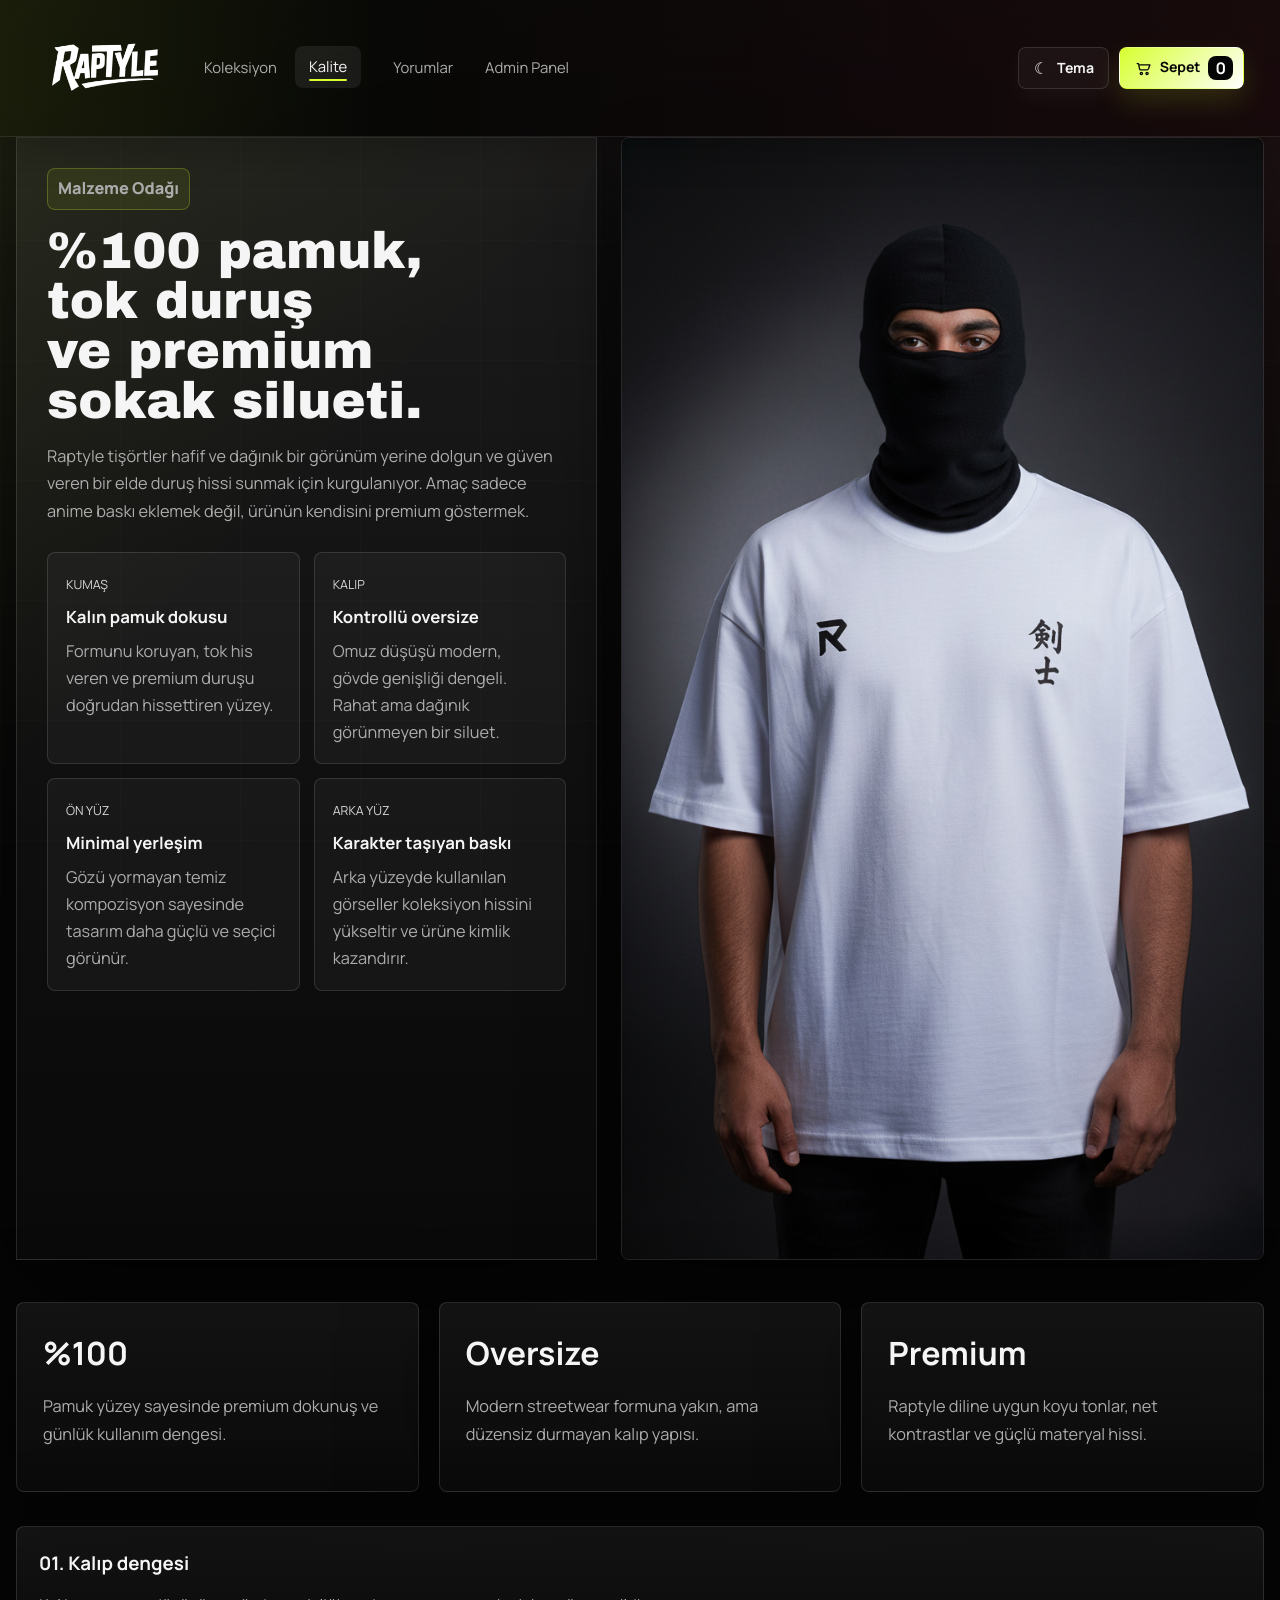
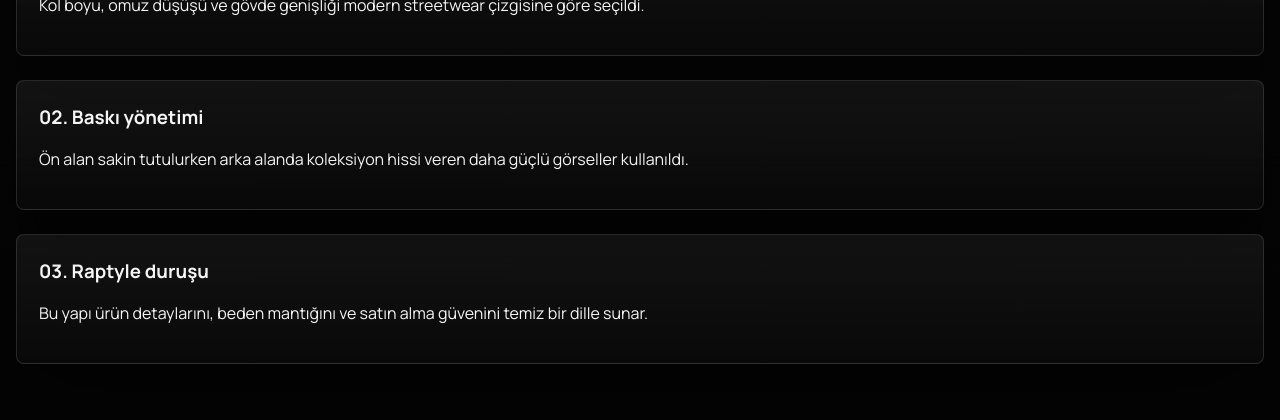
<file: kalite.html>
<!DOCTYPE html>
<html lang="tr">
  <head>
    <meta charset="UTF-8" />
    <meta name="viewport" content="width=device-width, initial-scale=1.0" />
    <title>Raptyle | Kalite</title>
    <link rel="preconnect" href="https://fonts.googleapis.com" />
    <link rel="preconnect" href="https://fonts.gstatic.com" crossorigin />
    <link
      href="https://fonts.googleapis.com/css2?family=Archivo+Black&family=Manrope:wght@400;500;600;700;800&display=swap&subset=latin-ext"
      rel="stylesheet"
    />
    <link rel="stylesheet" href="./css/style.css" />
  </head>
  <body data-page="quality">
    <div class="site-shell">
      <header class="topbar">
        <nav class="nav nav-left">
          <a href="./koleksiyon.html">Koleksiyon</a>
          <a class="active" href="./kalite.html">Kalite</a>
        </nav>
        <a class="brand brand-inline" href="./index.html" aria-label="Raptyle ana sayfa">
          <img src="./images/logo.png" alt="Raptyle logo" />
        </a>
        <nav class="nav nav-right">
          <a href="./yorumlar.html">Yorumlar</a>
          <a href="./admin.html">Admin Panel</a>
        </nav>
        <div class="topbar-actions">
          <button class="theme-toggle" type="button" data-theme-toggle aria-label="Temayı değiştir" aria-pressed="false">
            <span class="theme-toggle-icon" aria-hidden="true">☾</span>
            <span class="theme-toggle-label">Tema</span>
          </button>
          <a class="button primary cart-link" href="./sepet.html" aria-label="Sepet">
            <svg viewBox="0 0 24 24" aria-hidden="true">
              <path d="M3 5h2l1.3 7.2A2 2 0 0 0 8.3 14H17a2 2 0 0 0 1.9-1.4L21 7H7.1" />
              <circle cx="9" cy="19" r="1.6" />
              <circle cx="17" cy="19" r="1.6" />
            </svg>
            <span class="cart-label">Sepet</span>
            <span class="cart-count" data-cart-count>0</span>
          </a>
        </div>
      </header>

      <main>
        <section class="content-split">
          <article class="split-copy reveal">
            <p class="eyebrow">Malzeme Odağı</p>
            <h2>%100 pamuk, tok duruş ve premium sokak silueti.</h2>
            <p>
              Raptyle tişörtler hafif ve dağınık bir görünüm yerine dolgun ve güven veren bir
              elde duruş hissi sunmak için kurgulanıyor. Amaç sadece anime baskı eklemek değil,
              ürünün kendisini premium göstermek.
            </p>
            <div class="quality-feature-grid">
              <article class="quality-feature-card reveal">
                <span>Kumaş</span>
                <strong>Kalın pamuk dokusu</strong>
                <p>Formunu koruyan, tok his veren ve premium duruşu doğrudan hissettiren yüzey.</p>
              </article>
              <article class="quality-feature-card reveal stagger-1">
                <span>Kalıp</span>
                <strong>Kontrollü oversize</strong>
                <p>Omuz düşüşü modern, gövde genişliği dengeli. Rahat ama dağınık görünmeyen bir siluet.</p>
              </article>
              <article class="quality-feature-card reveal stagger-2">
                <span>Ön Yüz</span>
                <strong>Minimal yerleşim</strong>
                <p>Gözü yormayan temiz kompozisyon sayesinde tasarım daha güçlü ve seçici görünür.</p>
              </article>
              <article class="quality-feature-card reveal">
                <span>Arka Yüz</span>
                <strong>Karakter taşıyan baskı</strong>
                <p>Arka yüzeyde kullanılan görseller koleksiyon hissini yükseltir ve ürüne kimlik kazandırır.</p>
              </article>
            </div>
          </article>
          <div class="split-visual reveal stagger-1">
            <img src="./images/beyaz arka.jpg" alt="Raptyle beyaz tişört arka görünüm" />
          </div>
        </section>

        <section class="stats-grid">
          <article class="stat-card reveal">
            <strong>%100</strong>
            <p>Pamuk yüzey sayesinde premium dokunuş ve günlük kullanım dengesi.</p>
          </article>
          <article class="stat-card reveal stagger-1">
            <strong>Oversize</strong>
            <p>Modern streetwear formuna yakın, ama düzensiz durmayan kalıp yapısı.</p>
          </article>
          <article class="stat-card reveal stagger-2">
            <strong>Premium</strong>
            <p>Raptyle diline uygun koyu tonlar, net kontrastlar ve güçlü materyal hissi.</p>
          </article>
        </section>

        <section class="timeline">
          <li class="reveal">
            <h3>01. Kalıp dengesi</h3>
            <p>Kol boyu, omuz düşüşü ve gövde genişliği modern streetwear çizgisine göre seçildi.</p>
          </li>
          <li class="reveal stagger-1">
            <h3>02. Baskı yönetimi</h3>
            <p>Ön alan sakin tutulurken arka alanda koleksiyon hissi veren daha güçlü görseller kullanıldı.</p>
          </li>
          <li class="reveal stagger-2">
            <h3>03. Raptyle duruşu</h3>
            <p>Bu yapı ürün detaylarını, beden mantığını ve satın alma güvenini temiz bir dille sunar.</p>
          </li>
        </section>
      </main>
    </div>

    <script src="./js/main.js"></script>
  </body>
</html>
</file>
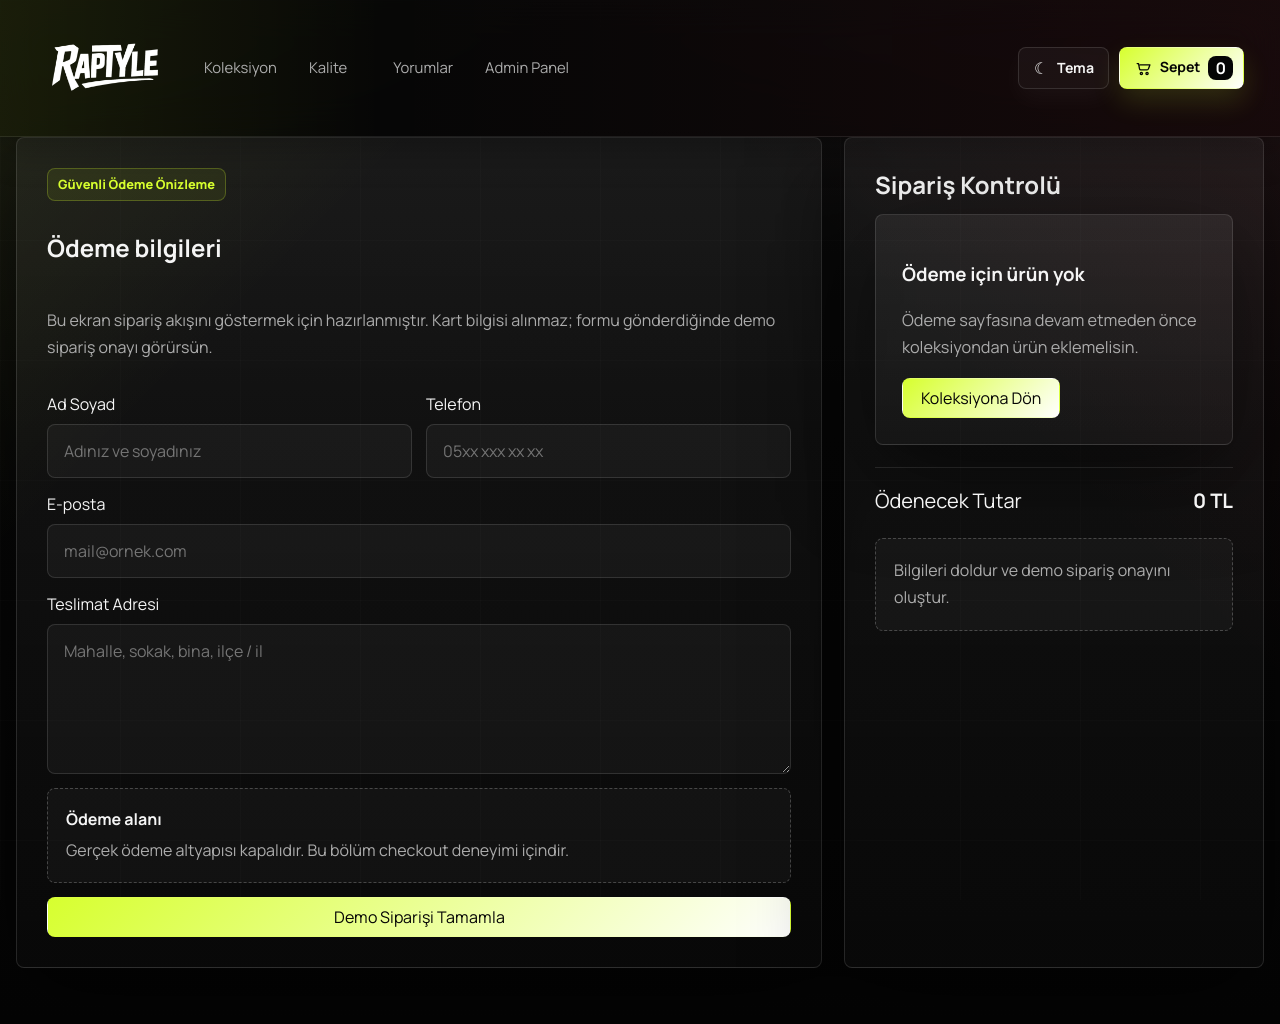
<file: odeme.html>
<!DOCTYPE html>
<html lang="tr">
  <head>
    <meta charset="UTF-8" />
    <meta name="viewport" content="width=device-width, initial-scale=1.0" />
    <title>Raptyle | Ödeme</title>
    <link rel="preconnect" href="https://fonts.googleapis.com" />
    <link rel="preconnect" href="https://fonts.gstatic.com" crossorigin />
    <link
      href="https://fonts.googleapis.com/css2?family=Archivo+Black&family=Manrope:wght@400;500;600;700;800&display=swap&subset=latin-ext"
      rel="stylesheet"
    />
    <link rel="stylesheet" href="./css/style.css" />
  </head>
  <body data-page="checkout">
    <div class="site-shell">
      <header class="topbar">
        <nav class="nav nav-left">
          <a href="./koleksiyon.html">Koleksiyon</a>
          <a href="./kalite.html">Kalite</a>
        </nav>
        <a class="brand brand-inline" href="./index.html" aria-label="Raptyle ana sayfa">
          <img src="./images/logo.png" alt="Raptyle logo" />
        </a>
        <nav class="nav nav-right">
          <a href="./yorumlar.html">Yorumlar</a>
          <a href="./admin.html">Admin Panel</a>
        </nav>
        <div class="topbar-actions">
          <button class="theme-toggle" type="button" data-theme-toggle aria-label="Temayı değiştir" aria-pressed="false">
            <span class="theme-toggle-icon" aria-hidden="true">☾</span>
            <span class="theme-toggle-label">Tema</span>
          </button>
          <a class="button primary cart-link" href="./sepet.html" aria-label="Sepet">
            <svg viewBox="0 0 24 24" aria-hidden="true">
              <path d="M3 5h2l1.3 7.2A2 2 0 0 0 8.3 14H17a2 2 0 0 0 1.9-1.4L21 7H7.1" />
              <circle cx="9" cy="19" r="1.6" />
              <circle cx="17" cy="19" r="1.6" />
            </svg>
            <span class="cart-label">Sepet</span>
            <span class="cart-count" data-cart-count>0</span>
          </a>
        </div>
      </header>

      <main>
        <section class="checkout-layout reveal">
          <form class="checkout-form" id="checkout-form">
            <p class="eyebrow">Güvenli Ödeme Önizleme</p>
            <h1>Ödeme bilgileri</h1>
            <p class="checkout-intro">
              Bu ekran sipariş akışını göstermek için hazırlanmıştır. Kart bilgisi alınmaz; formu
              gönderdiğinde demo sipariş onayı görürsün.
            </p>
            <div class="field-row">
              <label>
                Ad Soyad
                <input type="text" name="fullName" placeholder="Adınız ve soyadınız" required />
              </label>
              <label>
                Telefon
                <input type="tel" name="phone" placeholder="05xx xxx xx xx" required />
              </label>
            </div>
            <label>
              E-posta
              <input type="email" name="email" placeholder="mail@ornek.com" required />
            </label>
            <label>
              Teslimat Adresi
              <textarea name="address" rows="5" placeholder="Mahalle, sokak, bina, ilçe / il" required></textarea>
            </label>
            <div class="checkout-payment-placeholder">
              <strong>Ödeme alanı</strong>
              <span>Gerçek ödeme altyapısı kapalıdır. Bu bölüm checkout deneyimi içindir.</span>
            </div>
            <button class="button primary" type="submit">Demo Siparişi Tamamla</button>
          </form>

          <aside class="checkout-summary">
            <h2>Sipariş Kontrolü</h2>
            <div class="checkout-items" id="checkout-items"></div>
            <div class="summary-total">
              <span>Ödenecek Tutar</span>
              <strong id="checkout-total">0 TL</strong>
            </div>
            <div class="checkout-status" id="checkout-status">
              Bilgileri doldur ve demo sipariş onayını oluştur.
            </div>
          </aside>
        </section>
      </main>
    </div>

    <script src="./js/main.js"></script>
  </body>
</html>
</file>
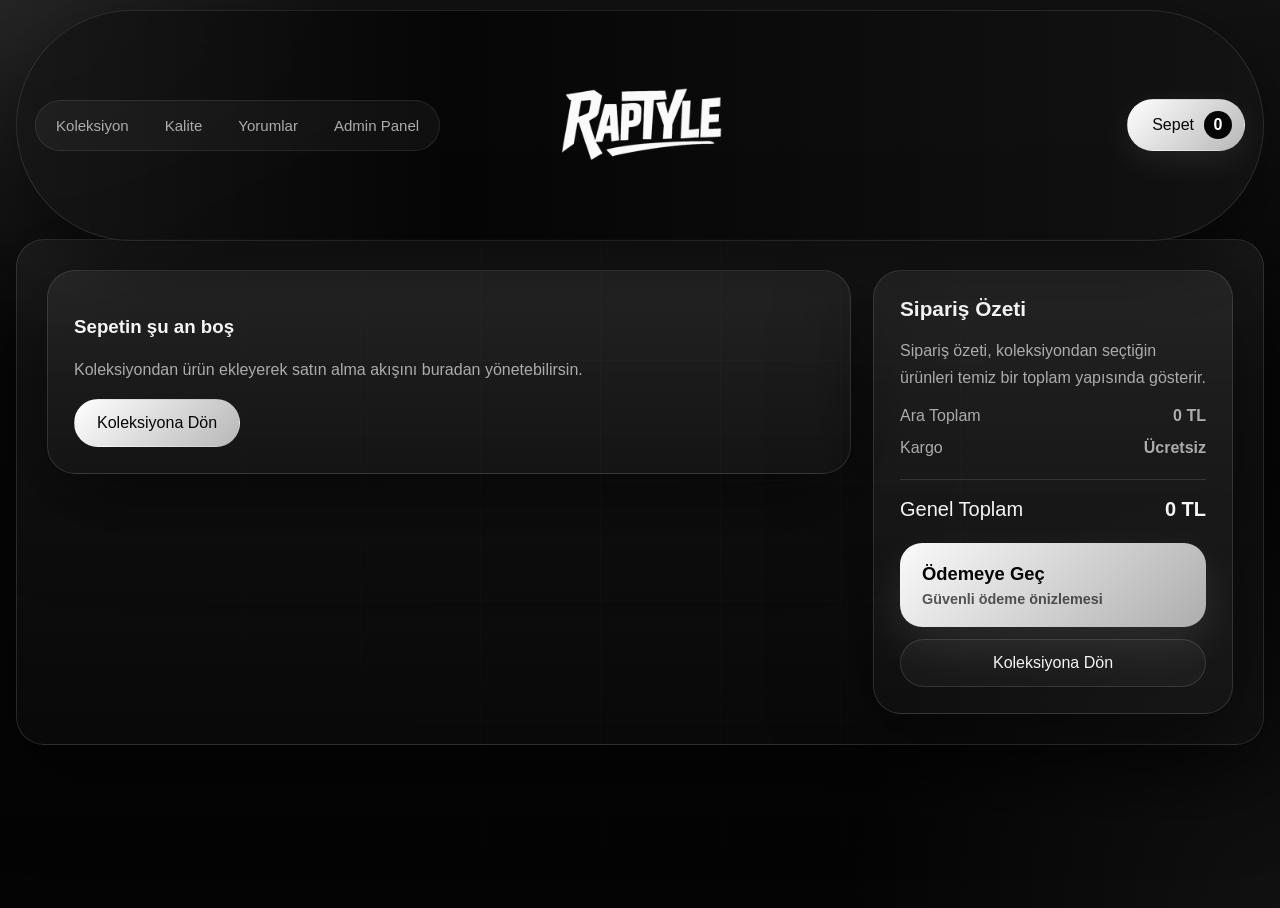
<file: sepet.html>
<!DOCTYPE html>
<html lang="tr">
  <head>
    <meta charset="UTF-8" />
    <meta name="viewport" content="width=device-width, initial-scale=1.0" />
    <title>Raptyle | Sepet</title>
    <link rel="stylesheet" href="./styles.css" />
  </head>
  <body data-page="cart">
    <div class="site-shell">
      <header class="topbar">
        <nav class="nav">
          <a href="./index.html">Koleksiyon</a>
          <a href="./kalite.html">Kalite</a>
          <a href="./yorumlar.html">Yorumlar</a>
          <a href="./admin.html">Admin Panel</a>
        </nav>
        <a class="brand brand-inline" href="./index.html" aria-label="Raptyle ana sayfa">
          <img src="./images/logo.png" alt="Raptyle logo" />
        </a>
        <div class="topbar-actions">
          <a class="button primary cart-link" href="./sepet.html">
            Sepet
            <span class="cart-count" data-cart-count>0</span>
          </a>
        </div>
      </header>

      <main>
        <section class="cart-layout reveal">
          <div>
            <div id="cart-state"></div>
            <div class="cart-items" id="cart-items"></div>
          </div>

          <aside class="cart-summary">
            <h3>Sipariş Özeti</h3>
            <p>Sipariş özeti, koleksiyondan seçtiğin ürünleri temiz bir toplam yapısında gösterir.</p>
            <div class="summary-row">
              <span>Ara Toplam</span>
              <strong id="cart-subtotal">0 TL</strong>
            </div>
            <div class="summary-row">
              <span>Kargo</span>
              <strong>Ücretsiz</strong>
            </div>
            <div class="summary-total">
              <span>Genel Toplam</span>
              <strong id="cart-total">0 TL</strong>
            </div>
            <div class="cart-checkout-actions">
              <a class="checkout-cta" href="./odeme.html">
                <span>Ödemeye Geç</span>
                <b>Güvenli ödeme önizlemesi</b>
              </a>
              <a class="continue-shopping-link" href="./index.html">Koleksiyona Dön</a>
            </div>
          </aside>
        </section>
      </main>
    </div>

    <script src="./script.js"></script>
  </body>
</html>
</file>
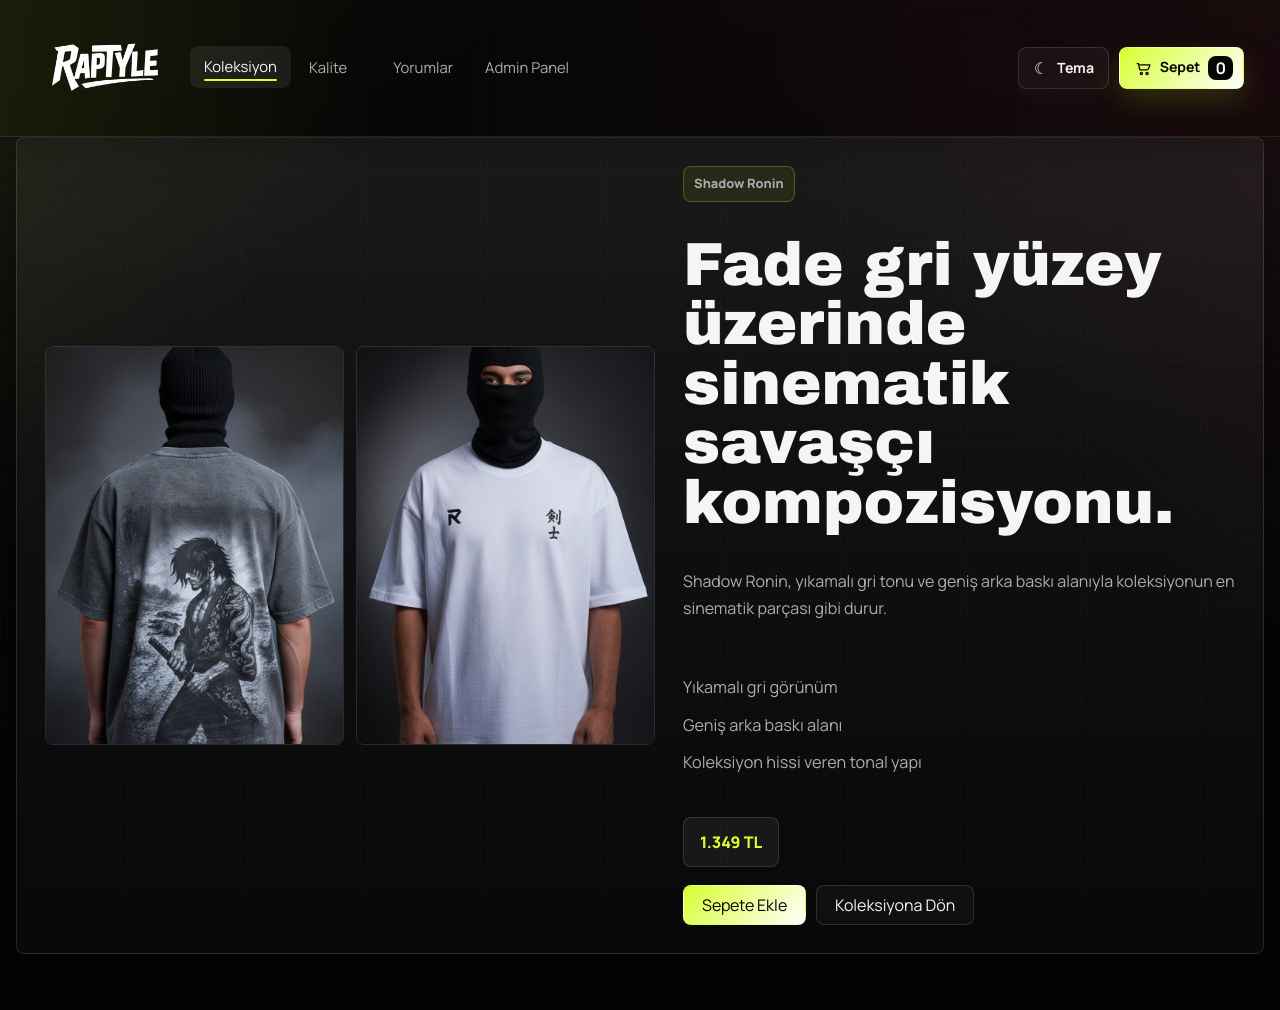
<file: urun-shadow-ronin.html>
<!DOCTYPE html>
<html lang="tr">
  <head>
    <meta charset="UTF-8" />
    <meta name="viewport" content="width=device-width, initial-scale=1.0" />
    <title>Raptyle | Shadow Ronin</title>
    <link rel="preconnect" href="https://fonts.googleapis.com" />
    <link rel="preconnect" href="https://fonts.gstatic.com" crossorigin />
    <link
      href="https://fonts.googleapis.com/css2?family=Archivo+Black&family=Manrope:wght@400;500;600;700;800&display=swap&subset=latin-ext"
      rel="stylesheet"
    />
    <link rel="stylesheet" href="./css/style.css" />
  </head>
  <body data-page="product">
    <div class="site-shell">
      <header class="topbar">
        <nav class="nav nav-left">
          <a class="active" href="./koleksiyon.html">Koleksiyon</a>
          <a href="./kalite.html">Kalite</a>
        </nav>
        <a class="brand brand-inline" href="./index.html" aria-label="Raptyle ana sayfa">
          <img src="./images/logo.png" alt="Raptyle logo" />
        </a>
        <nav class="nav nav-right">
          <a href="./yorumlar.html">Yorumlar</a>
          <a href="./admin.html">Admin Panel</a>
        </nav>
        <div class="topbar-actions">
          <button class="theme-toggle" type="button" data-theme-toggle aria-label="Temayı değiştir" aria-pressed="false">
            <span class="theme-toggle-icon" aria-hidden="true">☾</span>
            <span class="theme-toggle-label">Tema</span>
          </button>
          <a class="button primary cart-link" href="./sepet.html" aria-label="Sepet">
            <svg viewBox="0 0 24 24" aria-hidden="true">
              <path d="M3 5h2l1.3 7.2A2 2 0 0 0 8.3 14H17a2 2 0 0 0 1.9-1.4L21 7H7.1" />
              <circle cx="9" cy="19" r="1.6" />
              <circle cx="17" cy="19" r="1.6" />
            </svg>
            <span class="cart-label">Sepet</span>
            <span class="cart-count" data-cart-count>0</span>
          </a>
        </div>
      </header>

      <main>
        <section class="product-detail reveal">
          <div class="product-detail-gallery">
            <img src="./images/gri_arka.jpg" alt="Shadow Ronin arka görünüm" />
            <img src="./images/beyaz arka.jpg" alt="Shadow Ronin detay görünüm" />
          </div>
          <article class="product-detail-copy">
            <p class="eyebrow">Shadow Ronin</p>
            <h1>Fade gri yüzey üzerinde sinematik savaşçı kompozisyonu.</h1>
            <p>
              Shadow Ronin, yıkamalı gri tonu ve geniş arka baskı alanıyla koleksiyonun en
              sinematik parçası gibi durur.
            </p>
            <ul class="product-specs">
              <li>Yıkamalı gri görünüm</li>
              <li>Geniş arka baskı alanı</li>
              <li>Koleksiyon hissi veren tonal yapı</li>
            </ul>
            <div class="product-detail-price">1.349 TL</div>
            <div class="product-actions">
              <button
                class="button primary add-to-cart"
                type="button"
                data-product-id="shadow-ronin"
                data-product-name="Shadow Ronin"
                data-product-price="1349"
                data-product-image="./images/gri_arka.jpg"
              >
                Sepete Ekle
              </button>
              <a class="button secondary" href="./koleksiyon.html">Koleksiyona Dön</a>
            </div>
          </article>
        </section>
      </main>
    </div>

    <script src="./js/main.js"></script>
  </body>
</html>
</file>
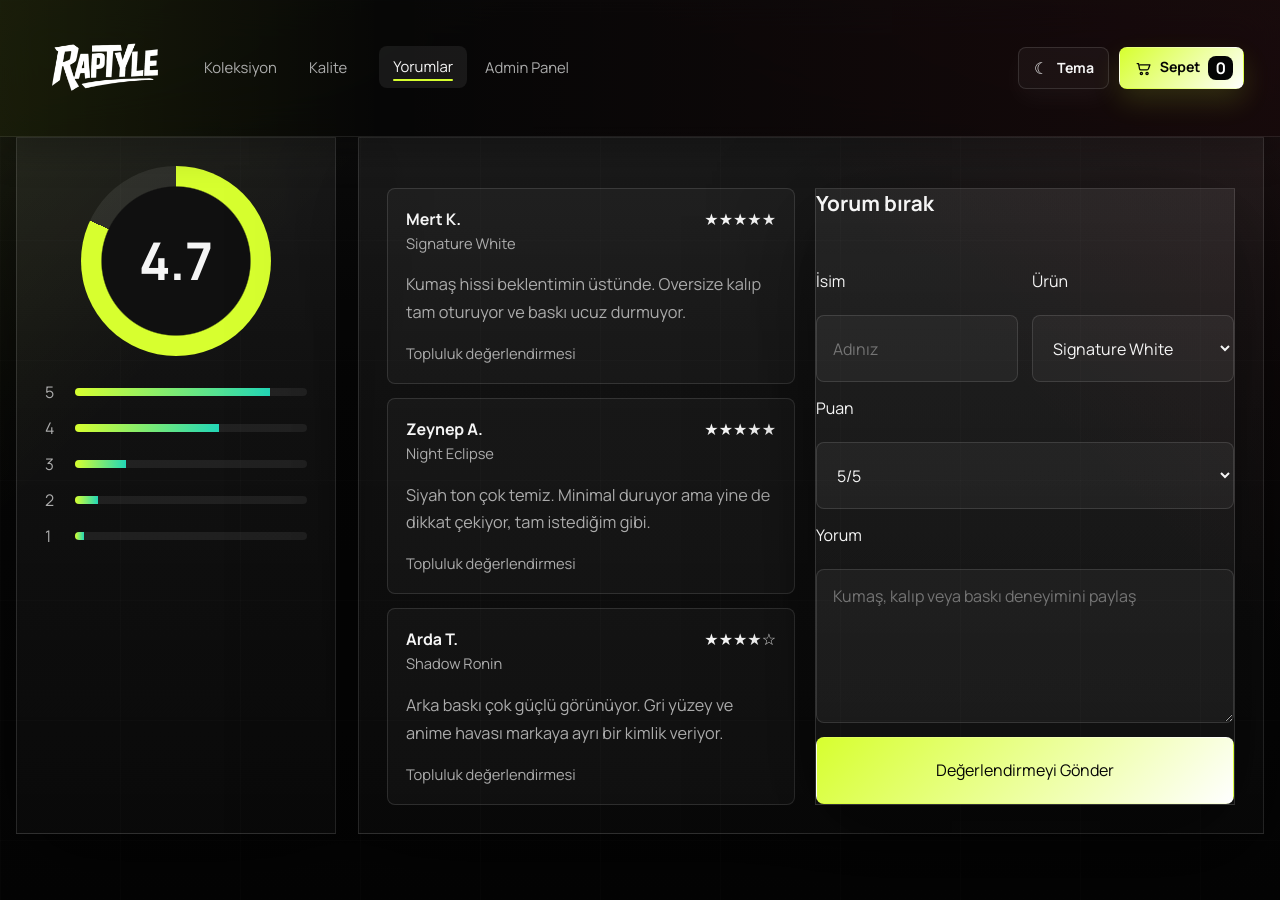
<file: yorumlar.html>
<!DOCTYPE html>
<html lang="tr">
  <head>
    <meta charset="UTF-8" />
    <meta name="viewport" content="width=device-width, initial-scale=1.0" />
    <title>Raptyle | Yorumlar</title>
    <link rel="preconnect" href="https://fonts.googleapis.com" />
    <link rel="preconnect" href="https://fonts.gstatic.com" crossorigin />
    <link
      href="https://fonts.googleapis.com/css2?family=Archivo+Black&family=Manrope:wght@400;500;600;700;800&display=swap&subset=latin-ext"
      rel="stylesheet"
    />
    <link rel="stylesheet" href="./css/style.css" />
  </head>
  <body data-page="reviews">
    <div class="site-shell">
      <header class="topbar">
        <nav class="nav nav-left">
          <a href="./koleksiyon.html">Koleksiyon</a>
          <a href="./kalite.html">Kalite</a>
        </nav>
        <a class="brand brand-inline" href="./index.html" aria-label="Raptyle ana sayfa">
          <img src="./images/logo.png" alt="Raptyle logo" />
        </a>
        <nav class="nav nav-right">
          <a class="active" href="./yorumlar.html">Yorumlar</a>
          <a href="./admin.html">Admin Panel</a>
        </nav>
        <div class="topbar-actions">
          <button class="theme-toggle" type="button" data-theme-toggle aria-label="Temayı değiştir" aria-pressed="false">
            <span class="theme-toggle-icon" aria-hidden="true">☾</span>
            <span class="theme-toggle-label">Tema</span>
          </button>
          <a class="button primary cart-link" href="./sepet.html" aria-label="Sepet">
            <svg viewBox="0 0 24 24" aria-hidden="true">
              <path d="M3 5h2l1.3 7.2A2 2 0 0 0 8.3 14H17a2 2 0 0 0 1.9-1.4L21 7H7.1" />
              <circle cx="9" cy="19" r="1.6" />
              <circle cx="17" cy="19" r="1.6" />
            </svg>
            <span class="cart-label">Sepet</span>
            <span class="cart-count" data-cart-count>0</span>
          </a>
        </div>
      </header>

      <main>
        <section class="review-header">
          <aside class="rating-summary reveal">
            <div class="rating-circle">
              <strong id="average-rating">4.7</strong>
            </div>
            <div class="rating-bars">
              <div><span>5</span><i><b style="width: 84%"></b></i></div>
              <div><span>4</span><i><b style="width: 62%"></b></i></div>
              <div><span>3</span><i><b style="width: 22%"></b></i></div>
              <div><span>2</span><i><b style="width: 10%"></b></i></div>
              <div><span>1</span><i><b style="width: 4%"></b></i></div>
            </div>
          </aside>

          <div class="review-shell reveal stagger-1">
            <div class="reviews-layout">
              <div class="review-list" id="review-list"></div>
              <form class="review-form" id="review-form">
                <h3>Yorum bırak</h3>
                <div class="field-row">
                  <label>
                    İsim
                    <input type="text" name="name" placeholder="Adınız" required />
                  </label>
                  <label>
                    Ürün
                    <select name="product" required>
                      <option value="Signature White">Signature White</option>
                      <option value="Shadow Ronin">Shadow Ronin</option>
                      <option value="Night Eclipse">Night Eclipse</option>
                    </select>
                  </label>
                </div>
                <label>
                  Puan
                  <select name="rating" required>
                    <option value="5">5/5</option>
                    <option value="4">4/5</option>
                    <option value="3">3/5</option>
                    <option value="2">2/5</option>
                    <option value="1">1/5</option>
                  </select>
                </label>
                <label>
                  Yorum
                  <textarea
                    name="comment"
                    rows="4"
                    placeholder="Kumaş, kalıp veya baskı deneyimini paylaş"
                    required
                  ></textarea>
                </label>
                <button class="button primary" type="submit">Değerlendirmeyi Gönder</button>
              </form>
            </div>
          </div>
        </section>
      </main>
    </div>

    <script src="./js/main.js"></script>
  </body>
</html>
</file>
<file: css/style.css>
:root {
  /* Design tokens */
  --bg: #050505;
  --bg-alt: #0d0d0d;
  --panel: rgba(255, 255, 255, 0.05);
  --panel-strong: rgba(255, 255, 255, 0.08);
  --line: rgba(255, 255, 255, 0.12);
  --line-strong: rgba(255, 255, 255, 0.22);
  --text: #f5f5f5;
  --muted: #acacac;
  --accent: #d7ff2f;
  --accent-strong: #f73f52;
  --accent-cool: #23d7b7;
  --shadow: 0 28px 90px rgba(0, 0, 0, 0.5);
  --shadow-hover: 0 34px 100px rgba(0, 0, 0, 0.62);
  --glow-soft: 0 0 34px rgba(215, 255, 47, 0.12);
  --radius-xl: 8px;
  --radius-lg: 8px;
  --radius-md: 8px;
  --font-display: "Archivo Black", "Arial Black", sans-serif;
  --font-body: "Manrope", "Avenir Next", sans-serif;
  --transition: 220ms ease;
}

/* Base */
* {
  box-sizing: border-box;
}

html {
  scroll-behavior: smooth;
}

body {
  margin: 0;
  min-height: 100vh;
  color: var(--text);
  background:
    linear-gradient(135deg, rgba(215, 255, 47, 0.08), transparent 24%),
    linear-gradient(225deg, rgba(247, 63, 82, 0.07), transparent 30%),
    linear-gradient(180deg, #111111 0%, #070707 42%, #040404 100%);
  font-family: var(--font-body);
  font-size: 16px;
  line-height: 1.5;
  letter-spacing: 0;
  overflow-x: hidden;
  text-rendering: geometricPrecision;
  -webkit-font-smoothing: antialiased;
}

body::before {
  content: "";
  position: fixed;
  inset: 0;
  pointer-events: none;
  background-image:
    linear-gradient(rgba(255, 255, 255, 0.025) 1px, transparent 1px),
    linear-gradient(90deg, rgba(255, 255, 255, 0.025) 1px, transparent 1px);
  background-size: 120px 120px;
  opacity: 0.72;
}

img {
  display: block;
  width: 100%;
}

a {
  color: inherit;
  text-decoration: none;
}

button,
input,
select,
textarea {
  font: inherit;
}

:focus-visible {
  outline: 2px solid rgba(255, 255, 255, 0.8);
  outline-offset: 4px;
}

/* Layout */
.site-shell {
  width: min(1600px, calc(100% - 32px));
  margin: 0 auto;
  padding-bottom: 56px;
}

/* Navigation */
.topbar {
  position: sticky;
  top: 0;
  z-index: 40;
  display: grid;
  grid-template-columns: auto auto auto 1fr;
  align-items: center;
  gap: 18px;
  width: 100vw;
  min-height: 76px;
  padding: 0 36px;
  margin: 0 calc(50% - 50vw);
  border: 0;
  border-bottom: 1px solid rgba(255, 255, 255, 0.09);
  border-radius: 0;
  backdrop-filter: blur(22px) saturate(150%);
  background:
    linear-gradient(90deg, rgba(215, 255, 47, 0.08), transparent 30%, rgba(247, 63, 82, 0.06)),
    rgba(5, 5, 5, 0.82);
  box-shadow: 0 14px 34px rgba(0, 0, 0, 0.24);
}

.brand-inline {
  display: inline-flex;
  align-items: center;
  justify-self: start;
  order: 1;
  width: 136px;
  padding: 0;
  transition: transform 220ms ease, filter 220ms ease;
}

.brand-inline:hover {
  transform: translateY(-2px);
  filter: drop-shadow(0 0 18px rgba(255, 255, 255, 0.18));
}

.brand-inline img {
  width: 100%;
  height: auto;
  display: block;
}

.nav,
.topbar-actions,
.hero-actions,
.product-actions,
.cta-actions {
  display: flex;
  align-items: center;
  gap: 10px;
}

.nav {
  width: auto;
  gap: 4px;
  padding: 0;
  justify-content: center;
  border-radius: 0;
  border: 0;
  background: transparent;
  color: var(--muted);
}

.nav-left {
  justify-self: start;
  order: 2;
}

.nav-right {
  justify-self: start;
  order: 3;
}

.topbar-actions {
  order: 4;
  justify-self: end;
}

.nav a {
  position: relative;
  flex: 0 0 auto;
  min-height: 42px;
  padding: 0 14px;
  border-radius: var(--radius-md);
  font-size: 0.93rem;
  letter-spacing: 0;
  text-align: center;
  display: inline-flex;
  align-items: center;
  overflow: hidden;
  transition:
    color var(--transition),
    background var(--transition),
    box-shadow var(--transition),
    transform var(--transition);
}

.nav a::after {
  content: "";
  position: absolute;
  left: 14px;
  right: 14px;
  bottom: 7px;
  height: 2px;
  border-radius: 8px;
  background: var(--accent);
  transform: scaleX(0);
  transform-origin: left;
  transition: transform 260ms cubic-bezier(0.22, 1, 0.36, 1);
}

.nav a:hover,
.nav a.active {
  color: var(--text);
  background: rgba(255, 255, 255, 0.07);
  box-shadow: none;
  transform: translateY(-1px);
}

.nav a:hover::after,
.nav a.active::after {
  transform: scaleX(1);
}

/* Buttons */
.button {
  display: inline-flex;
  align-items: center;
  justify-content: center;
  min-height: 40px;
  padding: 0 18px;
  border-radius: var(--radius-md);
  border: 1px solid var(--line);
  cursor: pointer;
  transition:
    transform 220ms cubic-bezier(0.22, 1, 0.36, 1),
    border-color 220ms ease,
    background 220ms ease,
    color 220ms ease,
    box-shadow 220ms ease,
    filter 220ms ease;
}

.button:hover {
  transform: translateY(-3px);
  border-color: var(--line-strong);
  box-shadow: 0 18px 42px rgba(0, 0, 0, 0.34), var(--glow-soft);
}

.button.primary {
  color: #050505;
  border-color: transparent;
  background: linear-gradient(135deg, var(--accent), #ffffff);
}

.button.primary:hover {
  filter: brightness(1.04);
  box-shadow: 0 18px 44px rgba(255, 255, 255, 0.12);
}

.button.secondary {
  background: rgba(255, 255, 255, 0.03);
  color: var(--text);
}

.button.secondary:hover {
  background: rgba(255, 255, 255, 0.08);
}

.button.small {
  min-height: 38px;
}

.cart-link {
  gap: 8px;
  min-height: 42px;
  padding-inline: 15px 10px;
  box-shadow: 0 12px 28px rgba(215, 255, 47, 0.14);
}

.cart-link:hover svg {
  transform: translateX(1px) rotate(-4deg);
}

.cart-link svg {
  width: 17px;
  height: 17px;
  stroke: currentColor;
  stroke-width: 1.8;
  fill: none;
  stroke-linecap: round;
  stroke-linejoin: round;
  transition: transform 220ms ease;
}

.cart-label,
.theme-toggle-label {
  font-size: 0.88rem;
  font-weight: 700;
  line-height: 1;
}

.cart-count {
  min-width: 24px;
  height: 24px;
  padding: 0 7px;
  display: inline-flex;
  align-items: center;
  justify-content: center;
  border-radius: var(--radius-md);
  background: #050505;
  color: #fff;
  font-weight: 700;
}

.theme-toggle {
  display: inline-flex;
  align-items: center;
  justify-content: center;
  gap: 8px;
  min-width: 0;
  height: 42px;
  padding: 0 14px;
  border-radius: var(--radius-md);
  border: 1px solid var(--line);
  color: var(--text);
  background: rgba(255, 255, 255, 0.04);
  cursor: pointer;
  box-shadow: 0 10px 24px rgba(255, 255, 255, 0.04);
  transition:
    transform var(--transition),
    border-color var(--transition),
    background var(--transition),
    color var(--transition),
    box-shadow var(--transition);
}

.theme-toggle:hover {
  transform: translateY(-3px);
  border-color: var(--line-strong);
  background: rgba(255, 255, 255, 0.09);
  box-shadow: 0 18px 42px rgba(0, 0, 0, 0.28), var(--glow-soft);
}

.theme-toggle-icon {
  display: inline-flex;
  align-items: center;
  justify-content: center;
  width: 1em;
  height: 1em;
  line-height: 1;
}

/* Hero */
main {
  display: grid;
  gap: 34px;
}

.hero {
  display: grid;
  grid-template-columns: 1.05fr 0.95fr;
  gap: 30px;
  align-items: center;
  min-height: calc(100vh - 110px);
  padding: 24px 0 6px;
}

.hero-home::after {
  content: none;
}

.eyebrow {
  display: inline-flex;
  width: fit-content;
  margin: 0 0 16px;
  padding: 6px 10px;
  border-radius: var(--radius-md);
  border: 1px solid rgba(215, 255, 47, 0.24);
  background: rgba(215, 255, 47, 0.08);
  text-transform: none;
  letter-spacing: 0;
  color: var(--accent);
  font-size: 0.8rem;
  font-weight: 800;
}

.hero h1,
.section-heading h2,
.featured-copy h2,
.cta-panel h2,
.split-copy h2 {
  margin: 0;
  font-family: var(--font-display);
  font-weight: 400;
  line-height: 0.98;
  letter-spacing: 0;
  text-wrap: balance;
}

.hero h1 {
  font-size: 5.4rem;
  max-width: 11ch;
}

.hero-text,
.section-heading p,
.product-head p,
.product-specs,
.split-copy p,
.stat-card p,
.review-card p,
.empty-cart p,
.cart-summary p,
.featured-copy p {
  color: var(--muted);
  line-height: 1.7;
  font-size: 1.02rem;
}

/* Cards and product sections */
.hero-metrics,
.featured-badges,
.spec-list,
.timeline {
  list-style: none;
  padding: 0;
  margin: 0;
}

.hero-metrics {
  display: grid;
  grid-template-columns: repeat(3, minmax(0, 1fr));
  gap: 16px;
  margin-top: 32px;
}

.hero-metrics li,
.product-card,
.floating-card,
.featured-strip,
.stat-card,
.review-shell,
.review-form,
.rating-summary,
.cart-layout,
.cart-summary,
.empty-cart,
.cta-panel,
.timeline li {
  border: 1px solid var(--line);
  background: linear-gradient(180deg, rgba(255, 255, 255, 0.06), rgba(255, 255, 255, 0.025));
  box-shadow: var(--shadow);
}

.hero-metrics li,
.product-card,
.floating-card,
.featured-strip,
.stat-card,
.review-card,
.review-shell,
.review-form,
.rating-summary,
.cart-layout,
.cart-summary,
.empty-cart,
.timeline li,
.quality-feature-card,
.admin-hero,
.admin-form,
.admin-summary,
.admin-product-card,
.checkout-form,
.checkout-summary,
.checkout-item {
  transition:
    transform 240ms cubic-bezier(0.22, 1, 0.36, 1),
    border-color 240ms ease,
    box-shadow 240ms ease,
    background 240ms ease;
}

.hero-metrics li:hover,
.stat-card:hover,
.review-card:hover,
.quality-feature-card:hover,
.timeline li:hover,
.admin-product-card:hover,
.checkout-item:hover {
  transform: translateY(-4px);
  border-color: var(--line-strong);
  background: linear-gradient(180deg, rgba(255, 255, 255, 0.075), rgba(255, 255, 255, 0.032));
  box-shadow: var(--shadow-hover);
}

.hero-metrics li {
  padding: 18px;
  border-radius: var(--radius-md);
}

.hero-showcase {
  display: grid;
  grid-template-columns: 1.15fr 0.85fr;
  gap: 18px;
  min-height: 0;
}

.floating-card {
  position: relative;
  overflow: hidden;
  border-radius: var(--radius-xl);
  transform: translateZ(0);
  animation: drift 8s ease-in-out infinite;
}

.floating-card.tall {
  grid-row: span 2;
  min-height: min(68vh, 760px);
}

.floating-card.small {
  min-height: min(32vh, 320px);
}

.floating-card img {
  height: 100%;
  object-fit: cover;
  transition: transform 380ms ease;
}

.floating-card:hover img,
.product-card:hover img {
  transform: scale(1.04);
}

.tilt-left {
  animation-delay: 0.4s;
  transform: rotate(-2deg);
}

.tilt-right {
  animation-delay: 0.7s;
  transform: rotate(2deg);
}

.floating-meta {
  position: absolute;
  left: 18px;
  right: 18px;
  bottom: 18px;
  padding: 18px;
  border-radius: var(--radius-md);
  border: 1px solid var(--line);
  background: rgba(0, 0, 0, 0.58);
  backdrop-filter: blur(14px);
}

.floating-meta span {
  display: block;
  color: #d9d9d9;
  margin-bottom: 6px;
}

.featured-strip,
.cta-panel,
.content-split,
.review-header {
  border-radius: var(--radius-xl);
}

.featured-strip {
  display: grid;
  grid-template-columns: 1fr auto;
  gap: 24px;
  padding: 30px;
}

.featured-badges {
  display: flex;
  align-items: center;
  flex-wrap: wrap;
  gap: 12px;
  justify-content: flex-end;
}

.featured-badges span,
.tag {
  padding: 12px 16px;
  border-radius: var(--radius-md);
  border: 1px solid var(--line);
  background: rgba(255, 255, 255, 0.04);
  color: #dcdcdc;
}

.section-heading {
  display: flex;
  align-items: end;
  justify-content: space-between;
  gap: 18px;
}

.section-heading h2,
.featured-copy h2,
.split-copy h2,
.cta-panel h2 {
  font-size: 3.2rem;
  max-width: 11ch;
}

.section-heading p {
  max-width: 600px;
}

.collection {
  display: grid;
  gap: 24px;
}

.product-grid,
.stats-grid {
  display: grid;
  grid-template-columns: repeat(3, minmax(0, 1fr));
  gap: 20px;
}

.product-card {
  overflow: hidden;
  border-radius: var(--radius-xl);
  transition:
    transform 260ms cubic-bezier(0.22, 1, 0.36, 1),
    border-color 220ms ease,
    box-shadow 260ms ease,
    background 220ms ease;
}

.product-card:hover {
  transform: translateY(-8px);
  border-color: var(--line-strong);
  box-shadow: var(--shadow-hover), var(--glow-soft);
}

.product-gallery {
  display: grid;
  grid-template-columns: 1fr 1fr;
  gap: 1px;
  background: var(--line);
}

.product-gallery img {
  aspect-ratio: 3 / 4;
  object-fit: cover;
  background: var(--bg-alt);
}

.product-body {
  padding: 24px;
}

.product-head {
  display: flex;
  justify-content: space-between;
  align-items: start;
  gap: 16px;
}

.product-head h3,
.review-form h3,
.cart-summary h3 {
  margin: 0 0 8px;
  font-size: 1.3rem;
  letter-spacing: 0;
}

.price {
  white-space: nowrap;
  padding: 10px 14px;
  border-radius: var(--radius-md);
  background: rgba(255, 255, 255, 0.06);
  border: 1px solid var(--line);
}

.product-specs {
  margin: 18px 0 22px;
  padding: 0;
  list-style: none;
}

.product-specs li + li,
.spec-list li + li,
.timeline li + li {
  margin-top: 10px;
}

.product-actions {
  flex-wrap: wrap;
}

.content-split {
  display: grid;
  grid-template-columns: 0.95fr 1.05fr;
  gap: 24px;
}

.split-copy,
.split-visual,
.review-shell,
.cart-layout {
  border: 1px solid var(--line);
  box-shadow: var(--shadow);
}

.split-copy,
.review-shell,
.cart-layout {
  padding: 30px;
  background: linear-gradient(180deg, rgba(255, 255, 255, 0.055), rgba(255, 255, 255, 0.02));
}

.split-visual {
  overflow: hidden;
  border-radius: var(--radius-xl);
}

.split-visual img {
  height: 100%;
  object-fit: cover;
}

.spec-list li {
  color: var(--muted);
}

.quality-feature-grid {
  display: grid;
  grid-template-columns: repeat(2, minmax(0, 1fr));
  gap: 14px;
  margin-top: 26px;
}

.quality-feature-card {
  padding: 18px;
  border-radius: var(--radius-lg);
  border: 1px solid var(--line);
  background: rgba(255, 255, 255, 0.04);
}

.quality-feature-card span {
  display: inline-block;
  margin-bottom: 10px;
  color: #d8d8d8;
  letter-spacing: 0;
  text-transform: uppercase;
  font-size: 0.78rem;
}

.quality-feature-card strong {
  display: block;
  margin-bottom: 8px;
  font-size: 1.05rem;
}

.quality-feature-card p {
  margin: 0;
  color: var(--muted);
  line-height: 1.65;
}

.stats-grid {
  margin-top: 8px;
}

.stat-card {
  padding: 26px;
  border-radius: var(--radius-xl);
}

.stat-card strong {
  display: block;
  margin-bottom: 10px;
  font-size: 2rem;
}

.timeline {
  display: grid;
  gap: 14px;
}

.timeline li {
  padding: 22px;
  border-radius: var(--radius-lg);
}

.timeline h3 {
  margin: 0 0 8px;
}

.review-header {
  display: grid;
  grid-template-columns: 320px 1fr;
  gap: 22px;
}

.rating-summary,
.review-shell {
  padding: 28px;
}

.rating-circle {
  width: 190px;
  height: 190px;
  margin: 0 auto 24px;
  display: grid;
  place-items: center;
  border-radius: 50%;
  background:
    radial-gradient(circle at center, #101010 55%, transparent 56%),
    conic-gradient(var(--accent) 0 82%, rgba(255, 255, 255, 0.08) 82% 100%);
}

.rating-circle strong {
  font-size: 3.25rem;
}

.rating-bars {
  display: grid;
  gap: 12px;
}

.rating-bars div {
  display: grid;
  grid-template-columns: 18px 1fr;
  gap: 12px;
  align-items: center;
}

.rating-bars span {
  color: var(--muted);
}

.rating-bars i {
  display: block;
  height: 8px;
  overflow: hidden;
  border-radius: var(--radius-md);
  background: rgba(255, 255, 255, 0.07);
}

.rating-bars b {
  display: block;
  height: 100%;
  background: linear-gradient(90deg, var(--accent), var(--accent-cool));
}

.reviews-layout {
  display: grid;
  grid-template-columns: 1fr 420px;
  gap: 20px;
  margin-top: 22px;
}

.review-list,
.review-form {
  display: grid;
  gap: 14px;
}

.review-card {
  padding: 18px;
  border-radius: var(--radius-md);
  border: 1px solid var(--line);
  background: rgba(255, 255, 255, 0.03);
}

.review-head {
  display: flex;
  justify-content: space-between;
  gap: 14px;
  margin-bottom: 10px;
}

.review-head strong {
  display: block;
}

.review-head span,
.review-meta {
  color: var(--muted);
  font-size: 0.92rem;
}

.field-row {
  display: grid;
  grid-template-columns: 1fr 1fr;
  gap: 14px;
}

.review-form label {
  display: grid;
  gap: 8px;
}

.review-form input,
.review-form select,
.review-form textarea {
  width: 100%;
  padding: 14px 16px;
  color: var(--text);
  border-radius: var(--radius-md);
  border: 1px solid var(--line);
  background: rgba(255, 255, 255, 0.04);
  transition: border-color 180ms ease, background 180ms ease, box-shadow 180ms ease;
}

.review-form input:focus,
.review-form select:focus,
.review-form textarea:focus,
.admin-form input:focus,
.admin-form select:focus,
.admin-form textarea:focus,
.checkout-form input:focus,
.checkout-form textarea:focus {
  border-color: rgba(255, 255, 255, 0.34);
  background: rgba(255, 255, 255, 0.065);
  box-shadow: 0 0 0 4px rgba(255, 255, 255, 0.045);
  outline: none;
}

.review-form textarea {
  resize: vertical;
  min-height: 140px;
}

.cart-layout {
  display: grid;
  grid-template-columns: 1fr 360px;
  gap: 22px;
  border-radius: var(--radius-xl);
}

.cart-items {
  display: grid;
  gap: 16px;
}

.cart-item {
  display: grid;
  grid-template-columns: 110px 1fr auto;
  gap: 18px;
  padding: 16px;
  border-radius: var(--radius-lg);
  border: 1px solid var(--line);
  background: rgba(255, 255, 255, 0.03);
}

.cart-item img {
  aspect-ratio: 1 / 1;
  object-fit: cover;
  border-radius: var(--radius-md);
}

.cart-item h3 {
  margin: 0 0 6px;
}

.cart-meta {
  color: var(--muted);
}

.quantity-row {
  display: flex;
  align-items: center;
  gap: 10px;
  margin-top: 16px;
}

.quantity-button,
.remove-button {
  display: inline-flex;
  align-items: center;
  justify-content: center;
  min-width: 38px;
  height: 38px;
  padding: 0 12px;
  border: 1px solid var(--line);
  color: var(--text);
  background: rgba(255, 255, 255, 0.04);
  border-radius: var(--radius-md);
  cursor: pointer;
  transition: transform 180ms ease, border-color 180ms ease, background 180ms ease;
}

.quantity-button:hover,
.remove-button:hover {
  transform: translateY(-2px);
  border-color: var(--line-strong);
  background: rgba(255, 255, 255, 0.08);
}

.cart-summary,
.empty-cart {
  padding: 26px;
  border-radius: var(--radius-xl);
}

.admin-hero,
.admin-layout {
  display: grid;
  grid-template-columns: 1fr 360px;
  gap: 22px;
  align-items: stretch;
}

.admin-hero,
.admin-form,
.admin-summary,
.admin-product-card {
  border: 1px solid var(--line);
  background: linear-gradient(180deg, rgba(255, 255, 255, 0.055), rgba(255, 255, 255, 0.02));
  box-shadow: var(--shadow);
  border-radius: var(--radius-xl);
}

.admin-hero {
  padding: 32px;
  align-items: center;
}

.admin-hero h1,
.admin-form h2,
.admin-summary h2 {
  margin: 0 0 12px;
}

.admin-hero p,
.admin-note,
.admin-product-content p {
  color: var(--muted);
  line-height: 1.7;
}

.admin-hero-stat {
  display: grid;
  align-content: center;
  gap: 18px;
  min-height: 210px;
  padding: 28px;
  border-radius: var(--radius-xl);
  border: 1px solid var(--line);
  background:
    linear-gradient(135deg, rgba(215, 255, 47, 0.1), transparent 48%),
    rgba(255, 255, 255, 0.04);
}

.stock-stat-head {
  display: flex;
  align-items: end;
  justify-content: space-between;
  gap: 16px;
}

.stock-stat-head span,
.admin-hero-stat small {
  display: block;
  color: var(--muted);
  line-height: 1.4;
}

.stock-stat-head span {
  text-transform: uppercase;
  font-size: 0.82rem;
}

.stock-stat-head strong {
  display: block;
  font-size: 3.2rem;
  line-height: 0.85;
}

.stock-progress,
.stock-chip i {
  position: relative;
  display: block;
  overflow: hidden;
  border-radius: var(--radius-md);
  border: 1px solid var(--line);
  background: rgba(255, 255, 255, 0.08);
}

.stock-progress {
  height: 18px;
}

.stock-progress i,
.stock-chip em {
  display: block;
  height: 100%;
  border-radius: inherit;
  background: linear-gradient(90deg, var(--accent), var(--accent-cool));
  box-shadow: 0 0 24px rgba(215, 255, 47, 0.16);
  transition: width 420ms cubic-bezier(0.22, 1, 0.36, 1);
}

.admin-form,
.admin-summary {
  padding: 28px;
}

.admin-form {
  display: grid;
  gap: 14px;
}

.admin-form label {
  display: grid;
  gap: 8px;
}

.admin-form input,
.admin-form select,
.admin-form textarea {
  width: 100%;
  padding: 14px 16px;
  color: var(--text);
  border-radius: var(--radius-md);
  border: 1px solid var(--line);
  background: rgba(255, 255, 255, 0.04);
  transition: border-color 180ms ease, background 180ms ease, box-shadow 180ms ease;
}

.admin-form textarea {
  resize: vertical;
  min-height: 130px;
}

.admin-form-actions,
.admin-product-actions,
.admin-product-meta {
  display: flex;
  flex-wrap: wrap;
  gap: 10px;
}

.admin-products-section {
  display: grid;
  gap: 22px;
}

.admin-product-list {
  display: grid;
  gap: 18px;
}

.admin-product-card {
  display: grid;
  grid-template-columns: 180px 1fr;
  overflow: hidden;
}

.admin-product-card.is-archived {
  opacity: 0.58;
}

.admin-product-card img {
  height: 100%;
  min-height: 240px;
  object-fit: cover;
}

.admin-product-content {
  padding: 24px;
  display: grid;
  gap: 14px;
}

.admin-product-head {
  display: flex;
  justify-content: space-between;
  gap: 18px;
}

.admin-product-head h3 {
  margin: 6px 0 0;
  font-size: 1.45rem;
}

.admin-product-head span,
.admin-product-meta span {
  color: var(--muted);
  font-size: 0.9rem;
}

.admin-product-head b,
.admin-product-meta span {
  padding: 9px 12px;
  border-radius: var(--radius-md);
  border: 1px solid var(--line);
  background: rgba(255, 255, 255, 0.04);
  white-space: nowrap;
}

.admin-product-meta .stock-chip {
  display: grid;
  gap: 7px;
  min-width: 150px;
}

.admin-product-meta .stock-chip b {
  color: inherit;
  font-size: 0.9rem;
}

.stock-chip i {
  height: 7px;
  width: 100%;
}

.checkout-layout {
  display: grid;
  grid-template-columns: 1fr 420px;
  gap: 22px;
}

.checkout-form,
.checkout-summary {
  padding: 30px;
  border-radius: var(--radius-xl);
  border: 1px solid var(--line);
  background: linear-gradient(180deg, rgba(255, 255, 255, 0.055), rgba(255, 255, 255, 0.02));
  box-shadow: var(--shadow);
}

.checkout-form {
  display: grid;
  gap: 14px;
}

.checkout-form h1,
.checkout-summary h2 {
  margin: 0 0 10px;
}

.checkout-intro,
.checkout-status,
.checkout-payment-placeholder span {
  color: var(--muted);
  line-height: 1.7;
}

.checkout-form label {
  display: grid;
  gap: 8px;
}

.checkout-form input,
.checkout-form select,
.checkout-form textarea {
  width: 100%;
  padding: 14px 16px;
  color: var(--text);
  border-radius: var(--radius-md);
  border: 1px solid var(--line);
  background: rgba(255, 255, 255, 0.04);
  transition: border-color 180ms ease, background 180ms ease, box-shadow 180ms ease;
}

.checkout-form textarea {
  resize: vertical;
}

.checkout-payment-placeholder,
.checkout-status {
  padding: 18px;
  border-radius: var(--radius-lg);
  border: 1px dashed var(--line-strong);
  background: rgba(255, 255, 255, 0.035);
}

.checkout-payment-placeholder strong,
.checkout-payment-placeholder span {
  display: block;
}

.checkout-payment-placeholder strong {
  margin-bottom: 6px;
}

.checkout-items {
  display: grid;
  gap: 14px;
}

.checkout-item {
  display: grid;
  grid-template-columns: 74px 1fr auto;
  gap: 14px;
  align-items: center;
  padding: 14px;
  border-radius: var(--radius-lg);
  border: 1px solid var(--line);
  background: rgba(255, 255, 255, 0.035);
}

.checkout-item img {
  aspect-ratio: 1 / 1;
  object-fit: cover;
  border-radius: var(--radius-md);
}

.checkout-item span {
  display: block;
  margin-top: 6px;
  color: var(--muted);
  font-size: 0.92rem;
}

.checkout-status.is-success {
  color: #ffffff;
  border-style: solid;
  background: rgba(255, 255, 255, 0.08);
}

.summary-row {
  display: flex;
  justify-content: space-between;
  margin: 14px 0;
  color: var(--muted);
}

.summary-total {
  display: flex;
  justify-content: space-between;
  margin: 22px 0;
  padding-top: 18px;
  border-top: 1px solid var(--line);
  font-size: 1.25rem;
}

.cart-checkout-actions {
  display: grid;
  gap: 12px;
}

.checkout-cta {
  position: relative;
  display: grid;
  gap: 6px;
  padding: 20px 22px;
  overflow: hidden;
  border-radius: var(--radius-lg);
  color: #050505;
  background:
    linear-gradient(135deg, var(--accent), rgba(255, 255, 255, 0.96));
  box-shadow: 0 18px 45px rgba(215, 255, 47, 0.12);
  transition:
    transform 240ms cubic-bezier(0.22, 1, 0.36, 1),
    box-shadow 220ms ease,
    filter 220ms ease;
}

.checkout-cta::after {
  content: "";
  position: absolute;
  inset: 0;
  pointer-events: none;
  background: linear-gradient(110deg, transparent 20%, rgba(255, 255, 255, 0.55), transparent 55%);
  transform: translateX(-100%);
  transition: transform 420ms ease;
}

.checkout-cta:hover {
  transform: translateY(-3px);
  box-shadow: 0 24px 60px rgba(255, 255, 255, 0.14);
}

.checkout-cta:hover::after {
  transform: translateX(100%);
}

.checkout-cta span {
  font-size: 1.15rem;
  font-weight: 800;
}

.checkout-cta b {
  font-size: 0.9rem;
  color: rgba(5, 5, 5, 0.65);
}

.continue-shopping-link {
  display: inline-flex;
  justify-content: center;
  padding: 14px 18px;
  border-radius: var(--radius-md);
  border: 1px solid var(--line);
  color: var(--text);
  background: rgba(255, 255, 255, 0.035);
  transition: background 180ms ease, transform 180ms ease, border-color 180ms ease;
}

.continue-shopping-link:hover {
  transform: translateY(-2px);
  background: rgba(255, 255, 255, 0.08);
  border-color: var(--line-strong);
}

.toast {
  position: fixed;
  right: 22px;
  bottom: 22px;
  z-index: 70;
  padding: 14px 18px;
  border-radius: var(--radius-md);
  border: 1px solid var(--line);
  background: rgba(11, 11, 11, 0.92);
  box-shadow: var(--shadow);
  transform: translateY(20px);
  opacity: 0;
  pointer-events: none;
  transition: opacity 220ms ease, transform 220ms ease;
}

.toast.show {
  opacity: 1;
  transform: translateY(0);
}

.premium-banner {
  display: grid;
  place-items: center;
  min-height: 180px;
  margin-top: 4px;
  border-radius: var(--radius-xl);
  border: 1px solid var(--line);
  background:
    linear-gradient(90deg, rgba(215, 255, 47, 0.09), rgba(247, 63, 82, 0.08)),
    linear-gradient(180deg, rgba(255, 255, 255, 0.05), rgba(255, 255, 255, 0.02));
  box-shadow: var(--shadow);
  text-align: center;
}

.premium-banner p {
  margin: 0;
  font-family: var(--font-display);
  font-weight: 400;
  font-size: 4.2rem;
  letter-spacing: 0;
  color: var(--accent);
}

.home-hero {
  display: grid;
  grid-template-columns: 0.95fr 1.05fr;
  gap: 30px;
  align-items: center;
  min-height: calc(100vh - 110px);
  padding: 34px 0 8px;
}

.home-hero-copy h1,
.product-detail-copy h1 {
  margin: 0;
  font-family: var(--font-display);
  font-weight: 400;
  line-height: 0.98;
  letter-spacing: 0;
  text-wrap: balance;
}

.home-hero-copy h1 {
  max-width: 12ch;
  font-size: 5rem;
}

.home-orbit {
  position: relative;
  display: grid;
  place-items: center;
  min-height: 620px;
  border: 1px solid var(--line);
  border-radius: var(--radius-xl);
  overflow: hidden;
  background:
    linear-gradient(135deg, rgba(215, 255, 47, 0.08), transparent 42%),
    rgba(255, 255, 255, 0.035);
  box-shadow: var(--shadow);
}

.home-orbit::before {
  content: "";
  position: absolute;
  width: 62%;
  aspect-ratio: 1;
  border: 1px solid var(--line);
  border-radius: 50%;
  animation: spinSlow 18s linear infinite;
}

.orbit-main {
  width: min(360px, 54%);
  z-index: 2;
  filter: drop-shadow(0 24px 55px rgba(0, 0, 0, 0.5));
  animation: pulseLogo 4s ease-in-out infinite;
}

.orbit-piece {
  position: absolute;
  width: 150px;
  aspect-ratio: 3 / 4;
  object-fit: cover;
  border: 1px solid var(--line);
  border-radius: var(--radius-xl);
  box-shadow: var(--shadow);
  animation: floatPiece 6s ease-in-out infinite;
}

.orbit-one {
  left: 8%;
  top: 12%;
}

.orbit-two {
  right: 7%;
  top: 20%;
  animation-delay: 0.7s;
}

.orbit-three {
  right: 20%;
  bottom: 8%;
  animation-delay: 1.1s;
}

.brand-summary,
.mini-product-row {
  display: grid;
  grid-template-columns: repeat(3, minmax(0, 1fr));
  gap: 18px;
}

.summary-card,
.mini-product,
.product-detail {
  border: 1px solid var(--line);
  border-radius: var(--radius-xl);
  background: linear-gradient(180deg, rgba(255, 255, 255, 0.055), rgba(255, 255, 255, 0.02));
  box-shadow: var(--shadow);
}

.summary-card {
  padding: 26px;
  transition: transform var(--transition), border-color var(--transition), box-shadow var(--transition);
}

.summary-card:hover,
.mini-product:hover {
  transform: translateY(-6px);
  border-color: var(--line-strong);
  box-shadow: var(--shadow-hover), var(--glow-soft);
}

.summary-card span {
  display: inline-flex;
  margin-bottom: 18px;
  color: var(--accent);
  font-weight: 800;
}

.summary-card h2,
.mini-product strong {
  margin: 0 0 10px;
}

.summary-card p,
.mini-product span,
.product-detail-copy p {
  color: var(--muted);
  line-height: 1.7;
}

.home-product-strip {
  display: grid;
  gap: 22px;
}

.mini-product {
  display: grid;
  gap: 10px;
  padding: 14px;
  transition: transform var(--transition), border-color var(--transition), box-shadow var(--transition);
}

.mini-product img {
  aspect-ratio: 4 / 5;
  object-fit: cover;
  border-radius: var(--radius-md);
}

.home-final-cta {
  display: flex;
  justify-content: center;
}

.product-detail {
  display: grid;
  grid-template-columns: 1.05fr 0.95fr;
  gap: 28px;
  padding: 28px;
  align-items: center;
}

.product-detail-gallery {
  display: grid;
  grid-template-columns: 1fr 1fr;
  gap: 12px;
}

.product-detail-gallery img {
  aspect-ratio: 3 / 4;
  object-fit: cover;
  border-radius: var(--radius-xl);
  border: 1px solid var(--line);
}

.product-detail-copy {
  display: grid;
  gap: 18px;
}

.product-detail-copy h1 {
  font-size: 3.8rem;
}

.product-detail-price {
  width: fit-content;
  padding: 12px 16px;
  border-radius: var(--radius-md);
  border: 1px solid var(--line);
  color: var(--accent);
  background: rgba(255, 255, 255, 0.06);
  font-weight: 800;
}

@keyframes spinSlow {
  to {
    transform: rotate(360deg);
  }
}

@keyframes pulseLogo {
  0%,
  100% {
    transform: scale(1);
  }
  50% {
    transform: scale(1.04);
  }
}

@keyframes floatPiece {
  0%,
  100% {
    transform: translateY(0) rotate(-2deg);
  }
  50% {
    transform: translateY(-14px) rotate(2deg);
  }
}

/* Motion */
.reveal {
  opacity: 0;
  transform: translateY(28px);
  transition: opacity 650ms ease, transform 650ms ease;
}

.reveal.in-view {
  opacity: 1;
  transform: translateY(0);
}

.stagger-1 {
  transition-delay: 120ms;
}

.stagger-2 {
  transition-delay: 220ms;
}

@keyframes drift {
  0%,
  100% {
    transform: translateY(0);
  }
  50% {
    transform: translateY(-8px);
  }
}

/* Theme palette */
body[data-theme="light"] {
  --bg: #ece7db;
  --bg-alt: #dfd8ca;
  --panel: rgba(5, 5, 5, 0.08);
  --panel-strong: rgba(5, 5, 5, 0.12);
  --line: rgba(5, 5, 5, 0.2);
  --line-strong: rgba(5, 5, 5, 0.36);
  --text: #0b0b0b;
  --muted: #383833;
  --accent: #c7f21e;
  --accent-strong: #d93446;
  --accent-cool: #008f7a;
  --shadow: 0 28px 90px rgba(25, 22, 18, 0.16);
  --shadow-hover: 0 34px 100px rgba(25, 22, 18, 0.22);
  --glow-soft: 0 0 34px rgba(199, 242, 30, 0.18);
  color: var(--text);
  background:
    linear-gradient(135deg, rgba(199, 242, 30, 0.14), transparent 24%),
    linear-gradient(225deg, rgba(217, 52, 70, 0.09), transparent 30%),
    linear-gradient(180deg, #f4f0e6 0%, #e9e2d5 42%, #dcd2c1 100%);
}

body[data-theme="light"]::before {
  background-image:
    linear-gradient(rgba(5, 5, 5, 0.045) 1px, transparent 1px),
    linear-gradient(90deg, rgba(5, 5, 5, 0.045) 1px, transparent 1px);
}

body[data-theme="light"] .topbar {
  color: #f5f5f5;
  border-color: rgba(255, 255, 255, 0.09);
  background:
    linear-gradient(90deg, rgba(215, 255, 47, 0.08), transparent 30%, rgba(247, 63, 82, 0.06)),
    rgba(5, 5, 5, 0.82);
  box-shadow: 0 14px 34px rgba(0, 0, 0, 0.24);
}

body[data-theme="light"] .button.secondary,
body[data-theme="light"] .price,
body[data-theme="light"] .featured-badges span,
body[data-theme="light"] .tag,
body[data-theme="light"] .quantity-button,
body[data-theme="light"] .remove-button,
body[data-theme="light"] .continue-shopping-link,
body[data-theme="light"] .admin-product-head b,
body[data-theme="light"] .admin-product-meta span {
  background: rgba(255, 255, 255, 0.72);
}

body[data-theme="light"] .button.secondary:hover,
body[data-theme="light"] .quantity-button:hover,
body[data-theme="light"] .remove-button:hover,
body[data-theme="light"] .continue-shopping-link:hover {
  background: rgba(5, 5, 5, 0.1);
}

body[data-theme="light"] .topbar .nav {
  color: #acacac;
  border-color: transparent;
  background: transparent;
}

body[data-theme="light"] .topbar .nav a:hover,
body[data-theme="light"] .topbar .nav a.active {
  color: #f5f5f5;
  background: rgba(255, 255, 255, 0.07);
  box-shadow: none;
}

body[data-theme="light"] .topbar .theme-toggle {
  color: #f5f5f5;
  border-color: rgba(255, 255, 255, 0.12);
  background: rgba(255, 255, 255, 0.04);
  box-shadow: 0 10px 24px rgba(255, 255, 255, 0.04);
}

body[data-theme="light"] .topbar .theme-toggle:hover {
  border-color: rgba(255, 255, 255, 0.22);
  background: rgba(255, 255, 255, 0.09);
  box-shadow: 0 18px 42px rgba(0, 0, 0, 0.28), 0 0 34px rgba(215, 255, 47, 0.12);
}

body[data-theme="light"] .topbar .cart-link {
  color: #050505;
  border-color: transparent;
  background: linear-gradient(135deg, #d7ff2f, #ffffff);
  box-shadow: 0 10px 24px rgba(255, 255, 255, 0.07);
}

body[data-theme="light"] .topbar .cart-count {
  color: #ffffff;
  background: #050505;
}

body[data-theme="light"] .hero-metrics li,
body[data-theme="light"] .product-card,
body[data-theme="light"] .floating-card,
body[data-theme="light"] .home-orbit,
body[data-theme="light"] .summary-card,
body[data-theme="light"] .mini-product,
body[data-theme="light"] .product-detail,
body[data-theme="light"] .featured-strip,
body[data-theme="light"] .stat-card,
body[data-theme="light"] .review-shell,
body[data-theme="light"] .review-form,
body[data-theme="light"] .rating-summary,
body[data-theme="light"] .cart-layout,
body[data-theme="light"] .cart-summary,
body[data-theme="light"] .empty-cart,
body[data-theme="light"] .cta-panel,
body[data-theme="light"] .timeline li,
body[data-theme="light"] .admin-hero,
body[data-theme="light"] .admin-form,
body[data-theme="light"] .admin-summary,
body[data-theme="light"] .admin-product-card,
body[data-theme="light"] .checkout-form,
body[data-theme="light"] .checkout-summary,
body[data-theme="light"] .checkout-item,
body[data-theme="light"] .split-copy,
body[data-theme="light"] .review-card,
body[data-theme="light"] .quality-feature-card,
body[data-theme="light"] .premium-banner {
  background: linear-gradient(180deg, rgba(255, 255, 255, 0.74), rgba(255, 255, 255, 0.4));
  box-shadow: var(--shadow);
}

body[data-theme="light"] .admin-hero-stat {
  background:
    linear-gradient(135deg, rgba(199, 242, 30, 0.18), transparent 48%),
    rgba(255, 255, 255, 0.64);
}

body[data-theme="light"] .stock-progress,
body[data-theme="light"] .stock-chip i {
  background: rgba(5, 5, 5, 0.1);
}

body[data-theme="light"] .eyebrow {
  color: #202018;
  border-color: rgba(5, 5, 5, 0.18);
  background: rgba(5, 5, 5, 0.08);
}

body[data-theme="light"] .hero-metrics li:hover,
body[data-theme="light"] .stat-card:hover,
body[data-theme="light"] .review-card:hover,
body[data-theme="light"] .quality-feature-card:hover,
body[data-theme="light"] .timeline li:hover,
body[data-theme="light"] .admin-product-card:hover,
body[data-theme="light"] .checkout-item:hover {
  background: linear-gradient(180deg, rgba(255, 255, 255, 0.86), rgba(255, 255, 255, 0.52));
}

body[data-theme="light"] .product-detail-price {
  color: #202018;
  background: rgba(5, 5, 5, 0.08);
}

body[data-theme="light"] .floating-meta,
body[data-theme="light"] .toast {
  color: var(--text);
  background: rgba(244, 240, 230, 0.94);
}

body[data-theme="light"] .review-form input,
body[data-theme="light"] .review-form select,
body[data-theme="light"] .review-form textarea,
body[data-theme="light"] .admin-form input,
body[data-theme="light"] .admin-form select,
body[data-theme="light"] .admin-form textarea,
body[data-theme="light"] .checkout-form input,
body[data-theme="light"] .checkout-form textarea,
body[data-theme="light"] .checkout-payment-placeholder,
body[data-theme="light"] .checkout-status {
  color: var(--text);
  background: rgba(255, 255, 255, 0.78);
}

body[data-theme="light"] .review-form input::placeholder,
body[data-theme="light"] .review-form textarea::placeholder,
body[data-theme="light"] .admin-form input::placeholder,
body[data-theme="light"] .admin-form textarea::placeholder,
body[data-theme="light"] .checkout-form input::placeholder,
body[data-theme="light"] .checkout-form textarea::placeholder {
  color: #56564f;
}

body[data-theme="light"] .rating-circle {
  background:
    radial-gradient(circle at center, #f7f4ed 55%, transparent 56%),
    conic-gradient(var(--accent) 0 82%, rgba(5, 5, 5, 0.1) 82% 100%);
}

body[data-theme="light"] h1,
body[data-theme="light"] h2,
body[data-theme="light"] h3,
body[data-theme="light"] strong,
body[data-theme="light"] b,
body[data-theme="light"] label {
  color: var(--text);
}

body[data-theme="light"] .topbar h1,
body[data-theme="light"] .topbar h2,
body[data-theme="light"] .topbar h3,
body[data-theme="light"] .topbar strong,
body[data-theme="light"] .topbar b {
  color: inherit;
}

body[data-theme="light"] .button.primary,
body[data-theme="light"] .checkout-cta {
  color: #111111;
  background: linear-gradient(135deg, var(--accent), #ffffff);
}

@media (max-width: 1180px) {
  .hero,
  .home-hero,
  .product-detail,
  .content-split,
  .review-header,
  .reviews-layout,
  .cart-layout,
  .admin-hero,
  .admin-layout,
  .checkout-layout,
  .section-heading,
  .featured-strip {
    grid-template-columns: 1fr;
  }

  .product-grid,
  .stats-grid,
  .brand-summary,
  .mini-product-row {
    grid-template-columns: 1fr;
  }

  .hero {
    min-height: auto;
    padding-top: 34px;
  }

  .hero-showcase {
    min-height: auto;
  }

  .home-orbit {
    min-height: 520px;
  }

  .product-grid {
    grid-template-columns: repeat(2, minmax(0, 1fr));
  }
}

@media (max-width: 820px) {
  .site-shell {
    width: min(100% - 16px, 1600px);
    padding-bottom: 36px;
  }

  main {
    gap: 24px;
  }

  .topbar {
    display: flex;
    flex-wrap: nowrap;
    align-items: center;
    justify-items: stretch;
    min-height: auto;
    padding: 8px 12px;
    top: 0;
    gap: 8px;
    overflow: visible;
    transition:
      padding 220ms ease,
      gap 220ms ease,
      background 220ms ease,
      border-radius 220ms ease,
      box-shadow 220ms ease;
  }

  .brand-inline {
    order: 1;
    justify-self: start;
    width: 84px;
    flex: 0 0 84px;
    margin: 0;
    transform-origin: top center;
    transition:
      opacity 240ms ease,
      max-height 260ms ease,
      margin 240ms ease,
      transform 280ms cubic-bezier(0.22, 1, 0.36, 1),
      filter 260ms ease;
    max-height: 40px;
    overflow: hidden;
  }

  .nav {
    display: flex;
    width: auto;
    flex: 0 0 auto;
    justify-content: flex-start;
    flex-wrap: nowrap;
    gap: 2px;
  }

  .nav-left {
    order: 2;
  }

  .nav-right {
    order: 3;
  }

  .nav a {
    width: auto;
    min-height: 28px;
    padding: 0 6px;
    font-size: 0.74rem;
    white-space: nowrap;
    text-align: center;
    flex: 0 0 auto;
    justify-self: start;
    align-self: center;
  }

  .topbar-actions,
  .hero-actions,
  .product-actions,
  .cta-actions {
    width: auto;
    flex-wrap: nowrap;
    justify-content: flex-end;
  }

  .topbar-actions {
    order: 4;
    margin-left: auto;
    justify-self: end;
    gap: 5px;
  }

  .theme-toggle-label,
  .cart-label {
    display: none;
  }

  .topbar-actions .cart-link {
    min-height: 34px;
    padding: 0 7px;
    font-size: 0.86rem;
  }

  .theme-toggle {
    width: 34px;
    min-width: 34px;
    height: 34px;
    padding: 0;
  }

  .topbar-actions .cart-count {
    min-width: 24px;
    height: 24px;
  }

  .topbar.is-condensed {
    padding: 7px 10px;
    gap: 8px;
    border-radius: 0;
    box-shadow: 0 14px 40px rgba(0, 0, 0, 0.38);
  }

  .topbar.is-condensed .brand-inline {
    opacity: 1;
    max-height: 42px;
    pointer-events: auto;
    transform: none;
    filter: none;
  }

  .topbar.is-condensed .nav {
    padding: 2px;
    background: rgba(255, 255, 255, 0.03);
  }

  .topbar.is-condensed .nav a {
    padding: 0 6px;
    font-size: 0.74rem;
  }

  .topbar.is-condensed .topbar-actions .cart-link {
    min-height: 34px;
    padding: 0 7px;
  }

  .hero-showcase,
  .hero-metrics,
  .field-row,
  .cart-item,
  .admin-product-card {
    grid-template-columns: 1fr;
  }

  .quality-feature-grid {
    grid-template-columns: 1fr;
  }

  .hero {
    padding-top: 10px;
    gap: 22px;
  }

  .hero h1 {
    font-size: 3.8rem;
    max-width: 9ch;
  }

  .home-hero-copy h1,
  .product-detail-copy h1 {
    font-size: 3rem;
  }

  .hero-text {
    font-size: 1rem;
  }

  .hero-actions {
    justify-content: flex-start;
  }

  .hero-actions .button,
  .product-actions .button {
    flex: 1 1 180px;
  }

  .hero-metrics li {
    padding: 16px;
  }

  .floating-card.tall,
  .floating-card.small {
    min-height: auto;
  }

  .product-gallery {
    grid-template-columns: 1fr;
  }

  .product-detail-gallery {
    grid-template-columns: 1fr;
  }

  .product-grid {
    grid-template-columns: 1fr;
  }

  .product-body,
  .summary-card,
  .product-detail,
  .split-copy,
  .review-shell,
  .cart-layout,
  .checkout-form,
  .checkout-summary,
  .admin-form,
  .admin-summary {
    padding: 22px;
  }

  .section-heading {
    align-items: start;
  }

  .section-heading h2,
  .split-copy h2,
  .cta-panel h2 {
    font-size: 2.6rem;
    max-width: 12ch;
  }

  .checkout-item {
    grid-template-columns: 58px 1fr;
  }

  .checkout-item b {
    grid-column: 1 / -1;
  }
}

@media (max-width: 430px) {
  .topbar {
    padding: 7px 8px;
    gap: 5px;
  }

  .nav a {
    min-height: 26px;
    padding: 0 3px;
    font-size: 0.64rem;
  }

  .brand-inline {
    width: 58px;
    flex-basis: 58px;
  }

  .topbar-actions .cart-link {
    min-width: 42px;
    min-height: 32px;
    padding: 0 5px;
  }

  .cart-count {
    min-width: 20px;
    height: 20px;
    padding: 0 5px;
    font-size: 0.78rem;
  }

  .cart-link svg {
    width: 15px;
    height: 15px;
  }

  .theme-toggle {
    width: 32px;
    min-width: 32px;
    height: 32px;
  }

  .hero h1 {
    font-size: 2.8rem;
  }

  .premium-banner {
    min-height: 120px;
  }

  .premium-banner p {
    font-size: 2.3rem;
    letter-spacing: 0;
  }

  .home-orbit {
    min-height: 380px;
  }

  .orbit-piece {
    width: 92px;
  }

  .home-hero-copy h1,
  .product-detail-copy h1 {
    font-size: 2.35rem;
  }
}
</file>
<file: styles.css>
:root {
  --bg: #050505;
  --bg-alt: #0d0d0d;
  --panel: rgba(255, 255, 255, 0.05);
  --panel-strong: rgba(255, 255, 255, 0.08);
  --line: rgba(255, 255, 255, 0.12);
  --line-strong: rgba(255, 255, 255, 0.22);
  --text: #f5f5f5;
  --muted: #acacac;
  --accent: #ededed;
  --shadow: 0 28px 90px rgba(0, 0, 0, 0.5);
  --radius-xl: 28px;
  --radius-lg: 22px;
  --radius-md: 16px;
}

* {
  box-sizing: border-box;
}

html {
  scroll-behavior: smooth;
}

body {
  margin: 0;
  min-height: 100vh;
  color: var(--text);
  background:
    radial-gradient(circle at top left, rgba(255, 255, 255, 0.08), transparent 22%),
    radial-gradient(circle at bottom right, rgba(255, 255, 255, 0.05), transparent 28%),
    linear-gradient(180deg, #121212 0%, #070707 42%, #040404 100%);
  font-family: "Manrope", "Avenir Next", "Segoe UI", "Helvetica Neue", Arial, sans-serif;
  overflow-x: hidden;
}

body::before {
  content: "";
  position: fixed;
  inset: 0;
  pointer-events: none;
  background-image:
    linear-gradient(rgba(255, 255, 255, 0.025) 1px, transparent 1px),
    linear-gradient(90deg, rgba(255, 255, 255, 0.025) 1px, transparent 1px);
  background-size: 120px 120px;
  mask-image: radial-gradient(circle at center, black, transparent 78%);
}

img {
  display: block;
  width: 100%;
}

a {
  color: inherit;
  text-decoration: none;
}

button,
input,
select,
textarea {
  font: inherit;
}

.site-shell {
  width: min(1600px, calc(100% - 32px));
  margin: 0 auto;
  padding-bottom: 56px;
}

.topbar {
  position: sticky;
  top: 10px;
  z-index: 40;
  display: grid;
  grid-template-columns: 1fr auto 1fr;
  align-items: center;
  gap: clamp(12px, 3vw, 42px);
  padding: 12px 18px;
  margin-top: 8px;
  border: 1px solid rgba(255, 255, 255, 0.1);
  border-radius: 999px;
  backdrop-filter: blur(20px) saturate(150%);
  background:
    linear-gradient(90deg, rgba(255, 255, 255, 0.06), transparent 35%, rgba(255, 255, 255, 0.05)),
    rgba(5, 5, 5, 0.78);
  box-shadow: 0 18px 58px rgba(0, 0, 0, 0.42);
}

.brand-inline {
  display: inline-flex;
  align-items: center;
  justify-self: center;
  width: clamp(150px, 16vw, 230px);
  padding: 0;
  transition: transform 180ms ease;
}

.brand-inline:hover {
  transform: translateY(-2px);
}

.brand-inline img {
  width: 100%;
  height: auto;
  display: block;
  mix-blend-mode: screen;
  filter: brightness(1.22) contrast(1.18);
  opacity: 0.98;
}

.nav,
.topbar-actions,
.hero-actions,
.product-actions,
.cta-actions {
  display: flex;
  align-items: center;
  gap: 14px;
}

.nav {
  justify-self: start;
  gap: 6px;
  padding: 5px;
  border-radius: 999px;
  border: 1px solid rgba(255, 255, 255, 0.09);
  background: rgba(255, 255, 255, 0.04);
  color: var(--muted);
}

.topbar-actions {
  justify-self: end;
}

.nav a {
  position: relative;
  padding: 11px 15px;
  border-radius: 999px;
  font-size: 0.94rem;
  transition: color 180ms ease, background 180ms ease, box-shadow 180ms ease;
}

.nav a::after {
  display: none;
}

.nav a:hover,
.nav a.active {
  color: var(--text);
  background: rgba(255, 255, 255, 0.1);
  box-shadow: inset 0 0 0 1px rgba(255, 255, 255, 0.08);
}

.button {
  display: inline-flex;
  align-items: center;
  justify-content: center;
  min-height: 48px;
  padding: 0 22px;
  border-radius: 999px;
  border: 1px solid var(--line);
  cursor: pointer;
  transition:
    transform 180ms ease,
    border-color 180ms ease,
    background 180ms ease,
    box-shadow 180ms ease;
}

.button:hover {
  transform: translateY(-2px);
  box-shadow: 0 14px 30px rgba(0, 0, 0, 0.25);
}

.button.primary {
  color: #050505;
  border-color: transparent;
  background: linear-gradient(135deg, #ffffff, #b7b7b7);
}

.button.secondary {
  background: rgba(255, 255, 255, 0.03);
  color: var(--text);
}

.button.small {
  min-height: 42px;
}

.cart-link {
  gap: 10px;
  min-height: 52px;
  padding-inline: 24px 12px;
  box-shadow: 0 10px 32px rgba(255, 255, 255, 0.08);
}

.cart-count {
  min-width: 28px;
  height: 28px;
  padding: 0 8px;
  display: inline-flex;
  align-items: center;
  justify-content: center;
  border-radius: 999px;
  background: #050505;
  color: #050505;
  color: #fff;
  font-weight: 700;
}

main {
  display: grid;
  gap: 34px;
}

.hero {
  display: grid;
  grid-template-columns: 1.05fr 0.95fr;
  gap: 30px;
  align-items: center;
  min-height: calc(100vh - 110px);
  padding: 24px 0 6px;
}

.hero-home::after {
  content: "";
  position: absolute;
  inset: auto 0 0 auto;
  width: 340px;
  height: 340px;
  filter: blur(80px);
  background: rgba(255, 255, 255, 0.08);
  border-radius: 50%;
  z-index: -1;
}

.eyebrow {
  margin: 0 0 16px;
  text-transform: uppercase;
  letter-spacing: 0.24em;
  color: #dadada;
  font-size: 0.8rem;
}

.hero h1,
.section-heading h2,
.featured-copy h2,
.cta-panel h2,
.split-copy h2 {
  margin: 0;
  font-family: "Manrope", "Avenir Next", "Segoe UI", "Helvetica Neue", Arial, sans-serif;
  font-weight: 800;
  line-height: 0.98;
  letter-spacing: -0.03em;
}

.hero h1 {
  font-size: clamp(2.9rem, 7vw, 6.2rem);
  max-width: 11ch;
}

.hero-text,
.section-heading p,
.product-head p,
.product-specs,
.split-copy p,
.stat-card p,
.review-card p,
.empty-cart p,
.cart-summary p,
.featured-copy p {
  color: var(--muted);
  line-height: 1.7;
}

.hero-metrics,
.featured-badges,
.spec-list,
.timeline {
  list-style: none;
  padding: 0;
  margin: 0;
}

.hero-metrics {
  display: grid;
  grid-template-columns: repeat(3, minmax(0, 1fr));
  gap: 16px;
  margin-top: 32px;
}

.hero-metrics li,
.product-card,
.floating-card,
.featured-strip,
.stat-card,
.review-shell,
.review-form,
.rating-summary,
.cart-layout,
.cart-summary,
.empty-cart,
.cta-panel,
.timeline li {
  border: 1px solid var(--line);
  background: linear-gradient(180deg, rgba(255, 255, 255, 0.06), rgba(255, 255, 255, 0.025));
  box-shadow: var(--shadow);
}

.hero-metrics li {
  padding: 18px;
  border-radius: var(--radius-md);
}

.hero-showcase {
  display: grid;
  grid-template-columns: 1.15fr 0.85fr;
  gap: 18px;
  min-height: 0;
}

.floating-card {
  position: relative;
  overflow: hidden;
  border-radius: var(--radius-xl);
  transform: translateZ(0);
  animation: drift 8s ease-in-out infinite;
}

.floating-card.tall {
  grid-row: span 2;
  min-height: min(68vh, 760px);
}

.floating-card.small {
  min-height: min(32vh, 320px);
}

.floating-card img {
  height: 100%;
  object-fit: cover;
  transition: transform 380ms ease;
}

.floating-card:hover img,
.product-card:hover img {
  transform: scale(1.04);
}

.tilt-left {
  animation-delay: 0.4s;
  transform: rotate(-2deg);
}

.tilt-right {
  animation-delay: 0.7s;
  transform: rotate(2deg);
}

.floating-meta {
  position: absolute;
  left: 18px;
  right: 18px;
  bottom: 18px;
  padding: 18px;
  border-radius: var(--radius-md);
  border: 1px solid var(--line);
  background: rgba(0, 0, 0, 0.58);
  backdrop-filter: blur(14px);
}

.floating-meta span {
  display: block;
  color: #d9d9d9;
  margin-bottom: 6px;
}

.featured-strip,
.cta-panel,
.content-split,
.review-header {
  border-radius: var(--radius-xl);
}

.featured-strip {
  display: grid;
  grid-template-columns: 1fr auto;
  gap: 24px;
  padding: 30px;
}

.featured-badges {
  display: flex;
  align-items: center;
  flex-wrap: wrap;
  gap: 12px;
  justify-content: flex-end;
}

.featured-badges span,
.tag {
  padding: 12px 16px;
  border-radius: 999px;
  border: 1px solid var(--line);
  background: rgba(255, 255, 255, 0.04);
  color: #dcdcdc;
}

.section-heading {
  display: flex;
  align-items: end;
  justify-content: space-between;
  gap: 18px;
}

.section-heading h2,
.featured-copy h2,
.split-copy h2,
.cta-panel h2 {
  font-size: clamp(2.1rem, 4vw, 4.4rem);
  max-width: 11ch;
}

.section-heading p {
  max-width: 600px;
}

.collection {
  display: grid;
  gap: 24px;
}

.product-grid,
.stats-grid {
  display: grid;
  grid-template-columns: repeat(3, minmax(0, 1fr));
  gap: 20px;
}

.product-card {
  overflow: hidden;
  border-radius: var(--radius-xl);
  transition: transform 220ms ease, border-color 220ms ease;
}

.product-card:hover {
  transform: translateY(-4px);
  border-color: var(--line-strong);
}

.product-gallery {
  display: grid;
  grid-template-columns: 1fr 1fr;
  gap: 1px;
  background: var(--line);
}

.product-gallery img {
  aspect-ratio: 3 / 4;
  object-fit: cover;
  background: var(--bg-alt);
}

.product-body {
  padding: 24px;
}

.product-head {
  display: flex;
  justify-content: space-between;
  align-items: start;
  gap: 16px;
}

.product-head h3,
.review-form h3,
.cart-summary h3 {
  margin: 0 0 8px;
  font-size: 1.3rem;
}

.price {
  white-space: nowrap;
  padding: 10px 14px;
  border-radius: 999px;
  background: rgba(255, 255, 255, 0.06);
  border: 1px solid var(--line);
}

.product-specs {
  margin: 18px 0 22px;
  padding: 0;
  list-style: none;
}

.product-specs li + li,
.spec-list li + li,
.timeline li + li {
  margin-top: 10px;
}

.product-actions {
  flex-wrap: wrap;
}

.content-split {
  display: grid;
  grid-template-columns: 0.95fr 1.05fr;
  gap: 24px;
}

.split-copy,
.split-visual,
.review-shell,
.cart-layout {
  border: 1px solid var(--line);
  box-shadow: var(--shadow);
}

.split-copy,
.review-shell,
.cart-layout {
  padding: 30px;
  background: linear-gradient(180deg, rgba(255, 255, 255, 0.055), rgba(255, 255, 255, 0.02));
}

.split-visual {
  overflow: hidden;
  border-radius: var(--radius-xl);
}

.split-visual img {
  height: 100%;
  object-fit: cover;
}

.spec-list li {
  color: var(--muted);
}

.quality-feature-grid {
  display: grid;
  grid-template-columns: repeat(2, minmax(0, 1fr));
  gap: 14px;
  margin-top: 26px;
}

.quality-feature-card {
  padding: 18px;
  border-radius: var(--radius-lg);
  border: 1px solid var(--line);
  background: rgba(255, 255, 255, 0.04);
}

.quality-feature-card span {
  display: inline-block;
  margin-bottom: 10px;
  color: #d8d8d8;
  letter-spacing: 0.12em;
  text-transform: uppercase;
  font-size: 0.78rem;
}

.quality-feature-card strong {
  display: block;
  margin-bottom: 8px;
  font-size: 1.05rem;
}

.quality-feature-card p {
  margin: 0;
  color: var(--muted);
  line-height: 1.65;
}

.stats-grid {
  margin-top: 8px;
}

.stat-card {
  padding: 26px;
  border-radius: var(--radius-xl);
}

.stat-card strong {
  display: block;
  margin-bottom: 10px;
  font-size: 2rem;
}

.timeline {
  display: grid;
  gap: 14px;
}

.timeline li {
  padding: 22px;
  border-radius: var(--radius-lg);
}

.timeline h3 {
  margin: 0 0 8px;
}

.review-header {
  display: grid;
  grid-template-columns: 320px 1fr;
  gap: 22px;
}

.rating-summary,
.review-shell {
  padding: 28px;
}

.rating-circle {
  width: 190px;
  height: 190px;
  margin: 0 auto 24px;
  display: grid;
  place-items: center;
  border-radius: 50%;
  background:
    radial-gradient(circle at center, #101010 55%, transparent 56%),
    conic-gradient(#f4f4f4 0 82%, rgba(255, 255, 255, 0.08) 82% 100%);
}

.rating-circle strong {
  font-size: 3.25rem;
}

.rating-bars {
  display: grid;
  gap: 12px;
}

.rating-bars div {
  display: grid;
  grid-template-columns: 18px 1fr;
  gap: 12px;
  align-items: center;
}

.rating-bars span {
  color: var(--muted);
}

.rating-bars i {
  display: block;
  height: 8px;
  overflow: hidden;
  border-radius: 999px;
  background: rgba(255, 255, 255, 0.07);
}

.rating-bars b {
  display: block;
  height: 100%;
  background: linear-gradient(90deg, #ffffff, #7b7b7b);
}

.reviews-layout {
  display: grid;
  grid-template-columns: 1fr 420px;
  gap: 20px;
  margin-top: 22px;
}

.review-list,
.review-form {
  display: grid;
  gap: 14px;
}

.review-card {
  padding: 18px;
  border-radius: var(--radius-md);
  border: 1px solid var(--line);
  background: rgba(255, 255, 255, 0.03);
}

.review-head {
  display: flex;
  justify-content: space-between;
  gap: 14px;
  margin-bottom: 10px;
}

.review-head strong {
  display: block;
}

.review-head span,
.review-meta {
  color: var(--muted);
  font-size: 0.92rem;
}

.field-row {
  display: grid;
  grid-template-columns: 1fr 1fr;
  gap: 14px;
}

.review-form label {
  display: grid;
  gap: 8px;
}

.review-form input,
.review-form select,
.review-form textarea {
  width: 100%;
  padding: 14px 16px;
  color: var(--text);
  border-radius: 14px;
  border: 1px solid var(--line);
  background: rgba(255, 255, 255, 0.04);
}

.review-form textarea {
  resize: vertical;
  min-height: 140px;
}

.cart-layout {
  display: grid;
  grid-template-columns: 1fr 360px;
  gap: 22px;
  border-radius: var(--radius-xl);
}

.cart-items {
  display: grid;
  gap: 16px;
}

.cart-item {
  display: grid;
  grid-template-columns: 110px 1fr auto;
  gap: 18px;
  padding: 16px;
  border-radius: var(--radius-lg);
  border: 1px solid var(--line);
  background: rgba(255, 255, 255, 0.03);
}

.cart-item img {
  aspect-ratio: 1 / 1;
  object-fit: cover;
  border-radius: 14px;
}

.cart-item h3 {
  margin: 0 0 6px;
}

.cart-meta {
  color: var(--muted);
}

.quantity-row {
  display: flex;
  align-items: center;
  gap: 10px;
  margin-top: 16px;
}

.quantity-button,
.remove-button {
  display: inline-flex;
  align-items: center;
  justify-content: center;
  min-width: 38px;
  height: 38px;
  padding: 0 12px;
  border: 1px solid var(--line);
  color: var(--text);
  background: rgba(255, 255, 255, 0.04);
  border-radius: 999px;
  cursor: pointer;
}

.cart-summary,
.empty-cart {
  padding: 26px;
  border-radius: var(--radius-xl);
}

.admin-hero,
.admin-layout {
  display: grid;
  grid-template-columns: 1fr 360px;
  gap: 22px;
  align-items: stretch;
}

.admin-hero,
.admin-form,
.admin-summary,
.admin-product-card {
  border: 1px solid var(--line);
  background: linear-gradient(180deg, rgba(255, 255, 255, 0.055), rgba(255, 255, 255, 0.02));
  box-shadow: var(--shadow);
  border-radius: var(--radius-xl);
}

.admin-hero {
  padding: 32px;
  align-items: center;
}

.admin-hero h1,
.admin-form h2,
.admin-summary h2 {
  margin: 0 0 12px;
}

.admin-hero p,
.admin-note,
.admin-product-content p {
  color: var(--muted);
  line-height: 1.7;
}

.admin-hero-stat {
  display: grid;
  place-items: center;
  min-height: 210px;
  border-radius: 50%;
  border: 1px solid var(--line);
  background:
    radial-gradient(circle at center, rgba(255, 255, 255, 0.12), transparent 62%),
    rgba(255, 255, 255, 0.04);
}

.admin-hero-stat strong {
  display: block;
  font-size: clamp(3rem, 7vw, 6rem);
  line-height: 0.8;
}

.admin-hero-stat span {
  display: block;
  margin-top: 14px;
  color: var(--muted);
}

.admin-form,
.admin-summary {
  padding: 28px;
}

.admin-form {
  display: grid;
  gap: 14px;
}

.admin-form label {
  display: grid;
  gap: 8px;
}

.admin-form input,
.admin-form select,
.admin-form textarea {
  width: 100%;
  padding: 14px 16px;
  color: var(--text);
  border-radius: 14px;
  border: 1px solid var(--line);
  background: rgba(255, 255, 255, 0.04);
}

.admin-form textarea {
  resize: vertical;
  min-height: 130px;
}

.admin-form-actions,
.admin-product-actions,
.admin-product-meta {
  display: flex;
  flex-wrap: wrap;
  gap: 10px;
}

.admin-products-section {
  display: grid;
  gap: 22px;
}

.admin-product-list {
  display: grid;
  gap: 18px;
}

.admin-product-card {
  display: grid;
  grid-template-columns: 180px 1fr;
  overflow: hidden;
}

.admin-product-card.is-archived {
  opacity: 0.58;
}

.admin-product-card img {
  height: 100%;
  min-height: 240px;
  object-fit: cover;
}

.admin-product-content {
  padding: 24px;
  display: grid;
  gap: 14px;
}

.admin-product-head {
  display: flex;
  justify-content: space-between;
  gap: 18px;
}

.admin-product-head h3 {
  margin: 6px 0 0;
  font-size: 1.45rem;
}

.admin-product-head span,
.admin-product-meta span {
  color: var(--muted);
  font-size: 0.9rem;
}

.admin-product-head b,
.admin-product-meta span {
  padding: 9px 12px;
  border-radius: 999px;
  border: 1px solid var(--line);
  background: rgba(255, 255, 255, 0.04);
  white-space: nowrap;
}

.checkout-layout {
  display: grid;
  grid-template-columns: 1fr 420px;
  gap: 22px;
}

.checkout-form,
.checkout-summary {
  padding: 30px;
  border-radius: var(--radius-xl);
  border: 1px solid var(--line);
  background: linear-gradient(180deg, rgba(255, 255, 255, 0.055), rgba(255, 255, 255, 0.02));
  box-shadow: var(--shadow);
}

.checkout-form {
  display: grid;
  gap: 14px;
}

.checkout-form h1,
.checkout-summary h2 {
  margin: 0 0 10px;
}

.checkout-intro,
.checkout-status,
.checkout-payment-placeholder span {
  color: var(--muted);
  line-height: 1.7;
}

.checkout-form label {
  display: grid;
  gap: 8px;
}

.checkout-form input,
.checkout-form textarea {
  width: 100%;
  padding: 14px 16px;
  color: var(--text);
  border-radius: 14px;
  border: 1px solid var(--line);
  background: rgba(255, 255, 255, 0.04);
}

.checkout-form textarea {
  resize: vertical;
}

.checkout-payment-placeholder,
.checkout-status {
  padding: 18px;
  border-radius: var(--radius-lg);
  border: 1px dashed var(--line-strong);
  background: rgba(255, 255, 255, 0.035);
}

.checkout-payment-placeholder strong,
.checkout-payment-placeholder span {
  display: block;
}

.checkout-payment-placeholder strong {
  margin-bottom: 6px;
}

.checkout-items {
  display: grid;
  gap: 14px;
}

.checkout-item {
  display: grid;
  grid-template-columns: 74px 1fr auto;
  gap: 14px;
  align-items: center;
  padding: 14px;
  border-radius: var(--radius-lg);
  border: 1px solid var(--line);
  background: rgba(255, 255, 255, 0.035);
}

.checkout-item img {
  aspect-ratio: 1 / 1;
  object-fit: cover;
  border-radius: 12px;
}

.checkout-item span {
  display: block;
  margin-top: 6px;
  color: var(--muted);
  font-size: 0.92rem;
}

.checkout-status.is-success {
  color: #ffffff;
  border-style: solid;
  background: rgba(255, 255, 255, 0.08);
}

.summary-row {
  display: flex;
  justify-content: space-between;
  margin: 14px 0;
  color: var(--muted);
}

.summary-total {
  display: flex;
  justify-content: space-between;
  margin: 22px 0;
  padding-top: 18px;
  border-top: 1px solid var(--line);
  font-size: 1.25rem;
}

.cart-checkout-actions {
  display: grid;
  gap: 12px;
}

.checkout-cta {
  position: relative;
  display: grid;
  gap: 6px;
  padding: 20px 22px;
  overflow: hidden;
  border-radius: var(--radius-lg);
  color: #050505;
  background:
    linear-gradient(135deg, rgba(255, 255, 255, 0.98), rgba(180, 180, 180, 0.96));
  box-shadow: 0 18px 45px rgba(255, 255, 255, 0.1);
  transition: transform 180ms ease, box-shadow 180ms ease;
}

.checkout-cta::after {
  content: "";
  position: absolute;
  inset: 0;
  pointer-events: none;
  background: linear-gradient(110deg, transparent 20%, rgba(255, 255, 255, 0.55), transparent 55%);
  transform: translateX(-100%);
  transition: transform 420ms ease;
}

.checkout-cta:hover {
  transform: translateY(-3px);
  box-shadow: 0 24px 60px rgba(255, 255, 255, 0.14);
}

.checkout-cta:hover::after {
  transform: translateX(100%);
}

.checkout-cta span {
  font-size: 1.15rem;
  font-weight: 800;
}

.checkout-cta b {
  font-size: 0.9rem;
  color: rgba(5, 5, 5, 0.65);
}

.continue-shopping-link {
  display: inline-flex;
  justify-content: center;
  padding: 14px 18px;
  border-radius: 999px;
  border: 1px solid var(--line);
  color: var(--text);
  background: rgba(255, 255, 255, 0.035);
  transition: background 180ms ease, transform 180ms ease;
}

.continue-shopping-link:hover {
  transform: translateY(-2px);
  background: rgba(255, 255, 255, 0.08);
}

.toast {
  position: fixed;
  right: 22px;
  bottom: 22px;
  z-index: 70;
  padding: 14px 18px;
  border-radius: 14px;
  border: 1px solid var(--line);
  background: rgba(11, 11, 11, 0.92);
  box-shadow: var(--shadow);
  transform: translateY(20px);
  opacity: 0;
  pointer-events: none;
  transition: opacity 220ms ease, transform 220ms ease;
}

.toast.show {
  opacity: 1;
  transform: translateY(0);
}

.premium-banner {
  display: grid;
  place-items: center;
  min-height: 180px;
  margin-top: 4px;
  border-radius: var(--radius-xl);
  border: 1px solid var(--line);
  background:
    radial-gradient(circle at center, rgba(255, 255, 255, 0.12), transparent 48%),
    linear-gradient(180deg, rgba(255, 255, 255, 0.05), rgba(255, 255, 255, 0.02));
  box-shadow: var(--shadow);
  text-align: center;
}

.premium-banner p {
  margin: 0;
  font-family: "Manrope", "Avenir Next", "Segoe UI", "Helvetica Neue", Arial, sans-serif;
  font-weight: 800;
  font-size: clamp(2.4rem, 6vw, 5rem);
  letter-spacing: 0.08em;
  text-transform: uppercase;
  color: var(--accent);
}

.reveal {
  opacity: 0;
  transform: translateY(28px);
  transition: opacity 650ms ease, transform 650ms ease;
}

.reveal.in-view {
  opacity: 1;
  transform: translateY(0);
}

.stagger-1 {
  transition-delay: 120ms;
}

.stagger-2 {
  transition-delay: 220ms;
}

@keyframes drift {
  0%,
  100% {
    transform: translateY(0);
  }
  50% {
    transform: translateY(-8px);
  }
}

@media (max-width: 1180px) {
  .hero,
  .content-split,
  .review-header,
  .reviews-layout,
  .cart-layout,
  .admin-hero,
  .admin-layout,
  .checkout-layout,
  .section-heading,
  .featured-strip {
    grid-template-columns: 1fr;
  }

  .product-grid,
  .stats-grid {
    grid-template-columns: 1fr;
  }

  .hero {
    min-height: auto;
  }

  .hero-showcase {
    min-height: auto;
  }
}

@media (max-width: 820px) {
  .site-shell {
    width: min(100% - 18px, 1600px);
  }

  .topbar {
    grid-template-columns: 1fr;
    justify-items: center;
    border-radius: 34px;
    padding: 14px;
    top: 6px;
  }

  .brand-inline {
    width: 180px;
  }

  .nav {
    width: 100%;
    justify-content: center;
    flex-wrap: wrap;
    gap: 6px;
    justify-self: center;
  }

  .nav a {
    padding: 10px 13px;
  }

  .topbar-actions,
  .hero-actions,
  .product-actions,
  .cta-actions {
    width: 100%;
    flex-wrap: wrap;
    justify-content: center;
  }

  .hero-showcase,
  .hero-metrics,
  .field-row,
  .cart-item,
  .admin-product-card {
    grid-template-columns: 1fr;
  }

  .quality-feature-grid {
    grid-template-columns: 1fr;
  }

  .hero {
    padding-top: 10px;
  }

  .floating-card.tall,
  .floating-card.small {
    min-height: auto;
  }

  .product-gallery {
    grid-template-columns: 1fr;
  }
}
</file>
